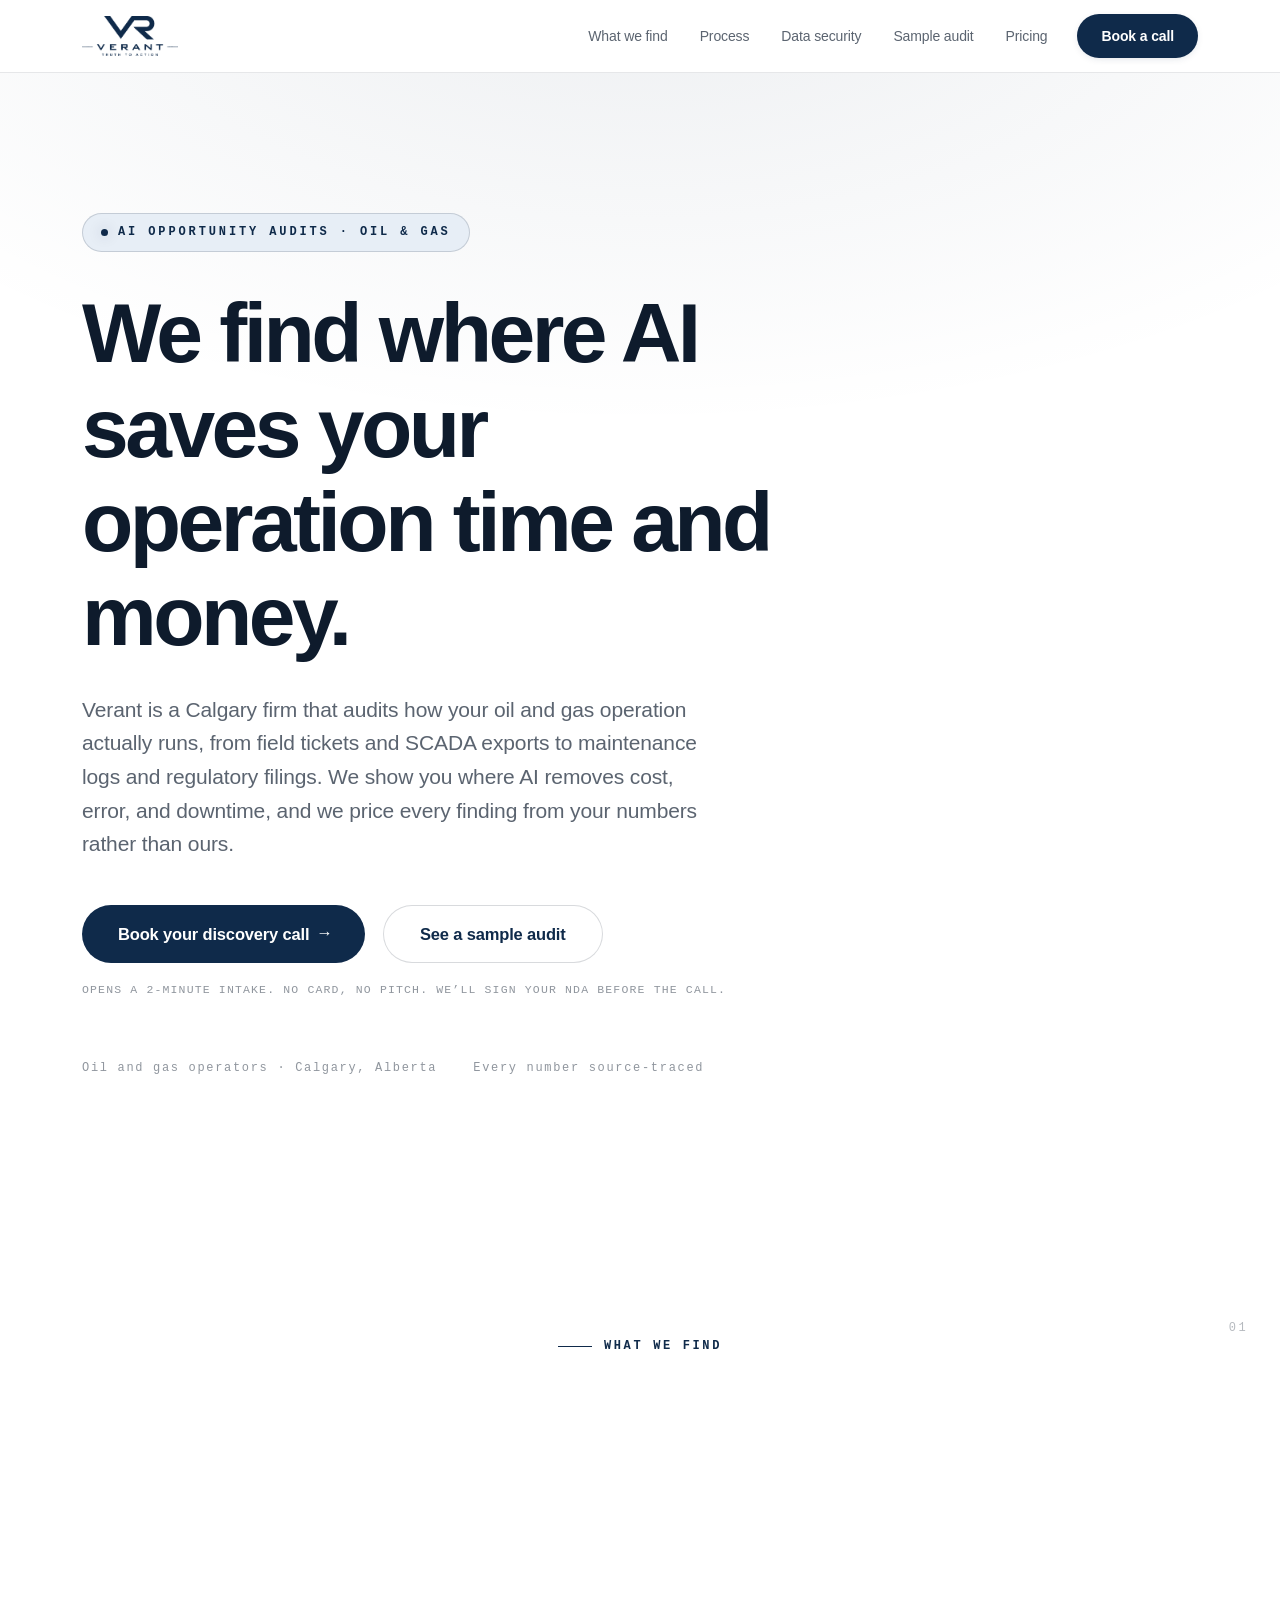
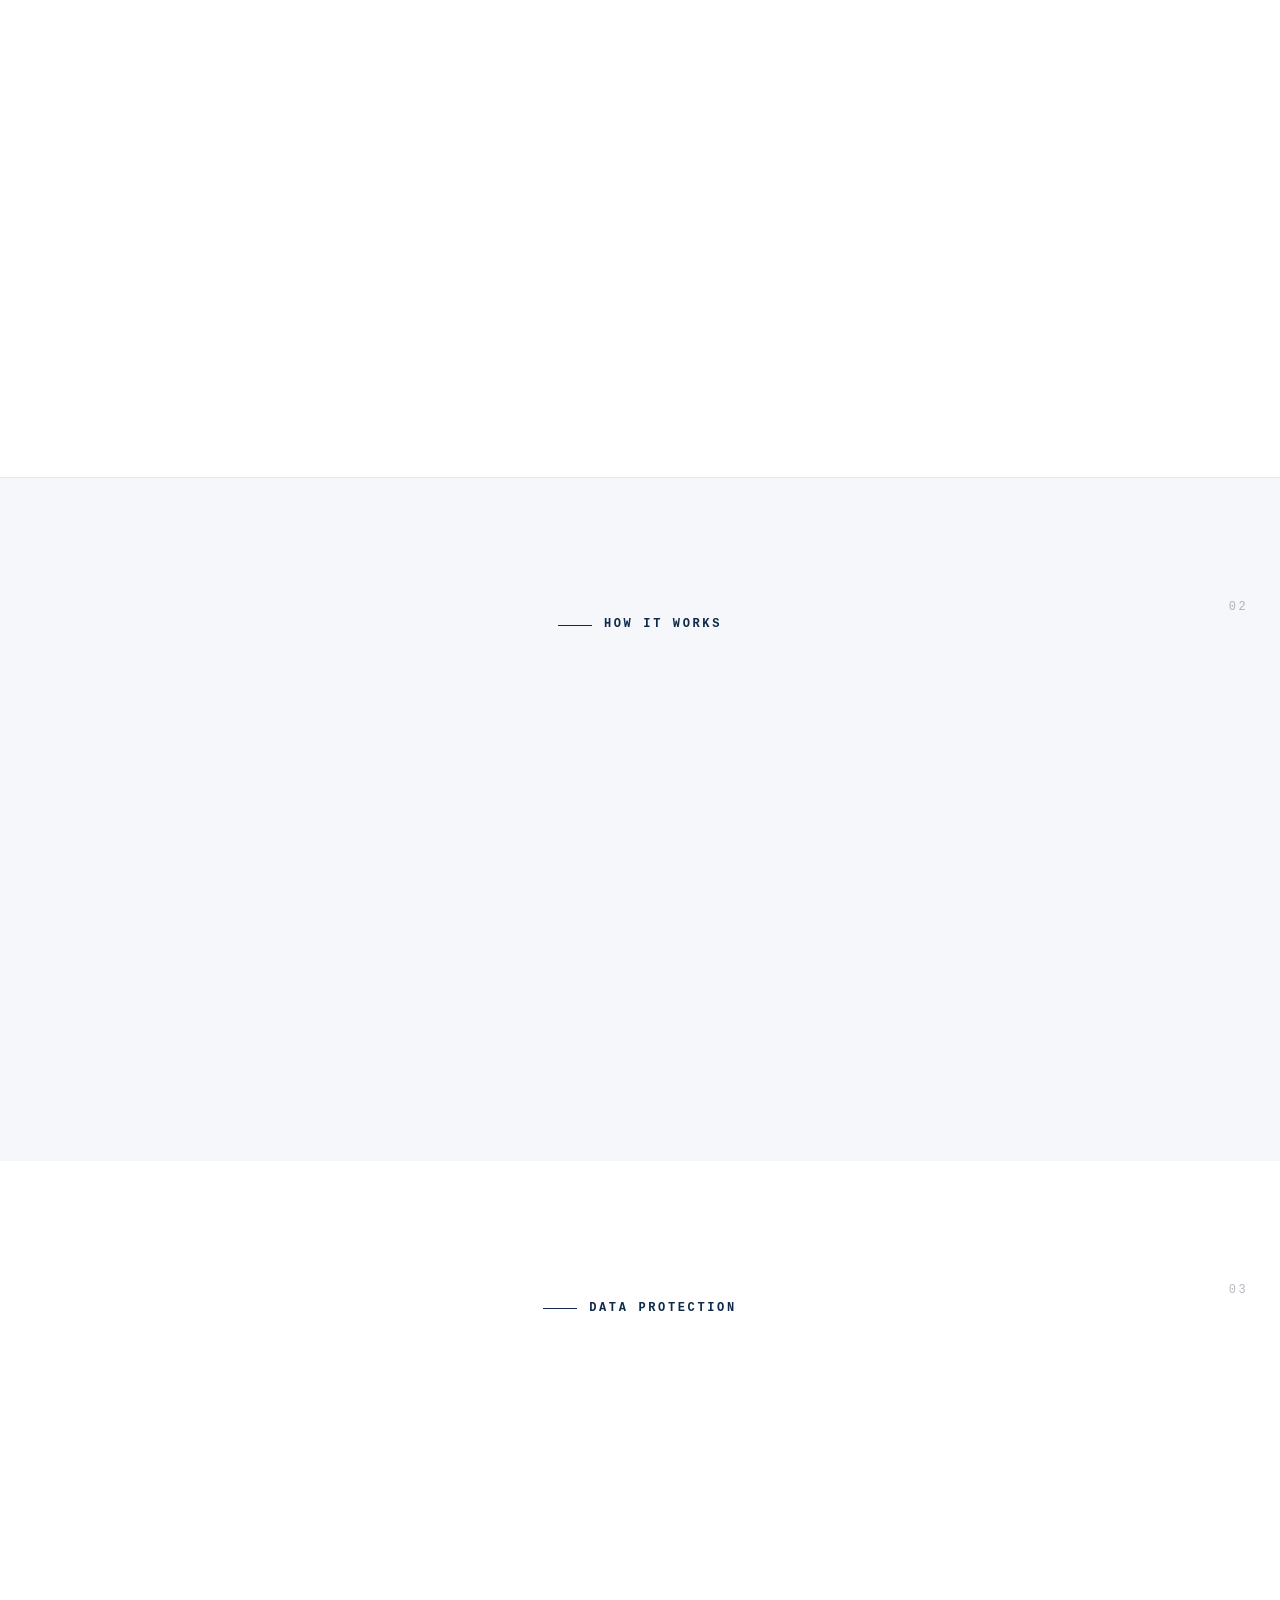
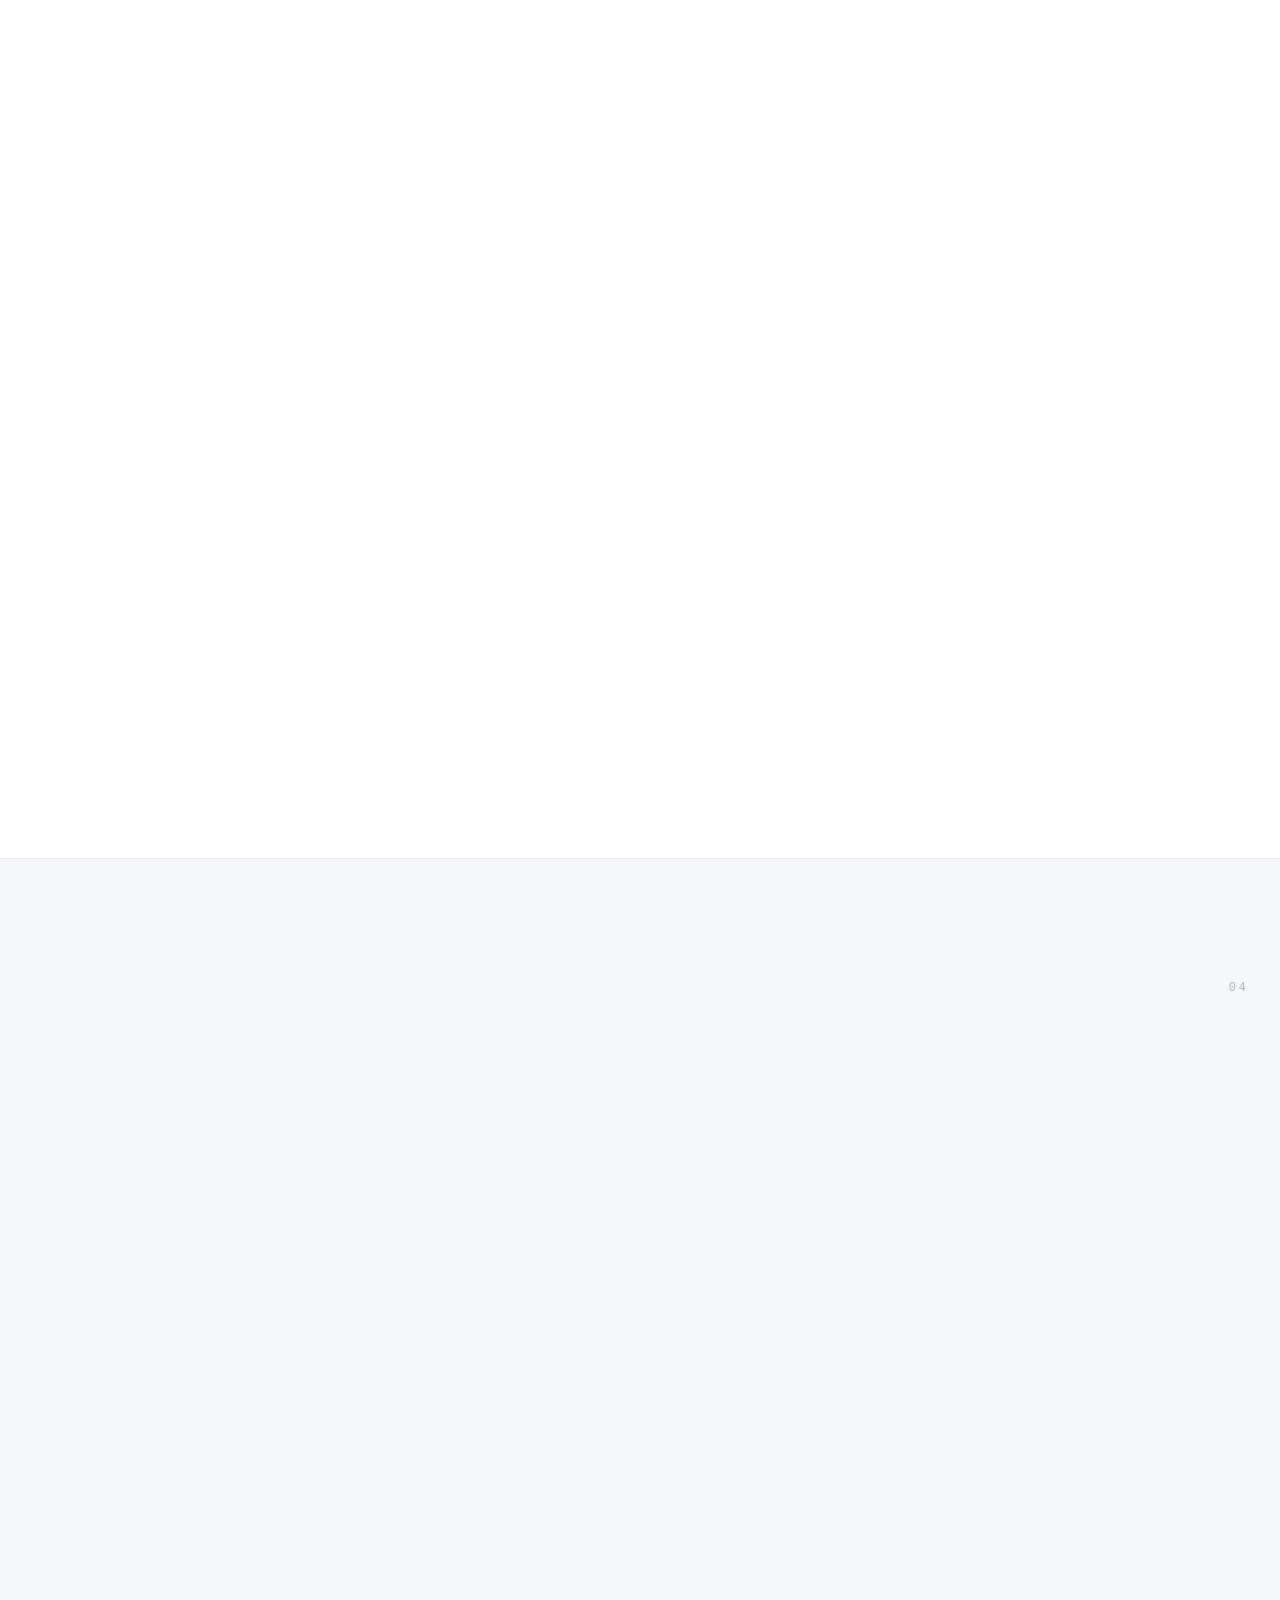
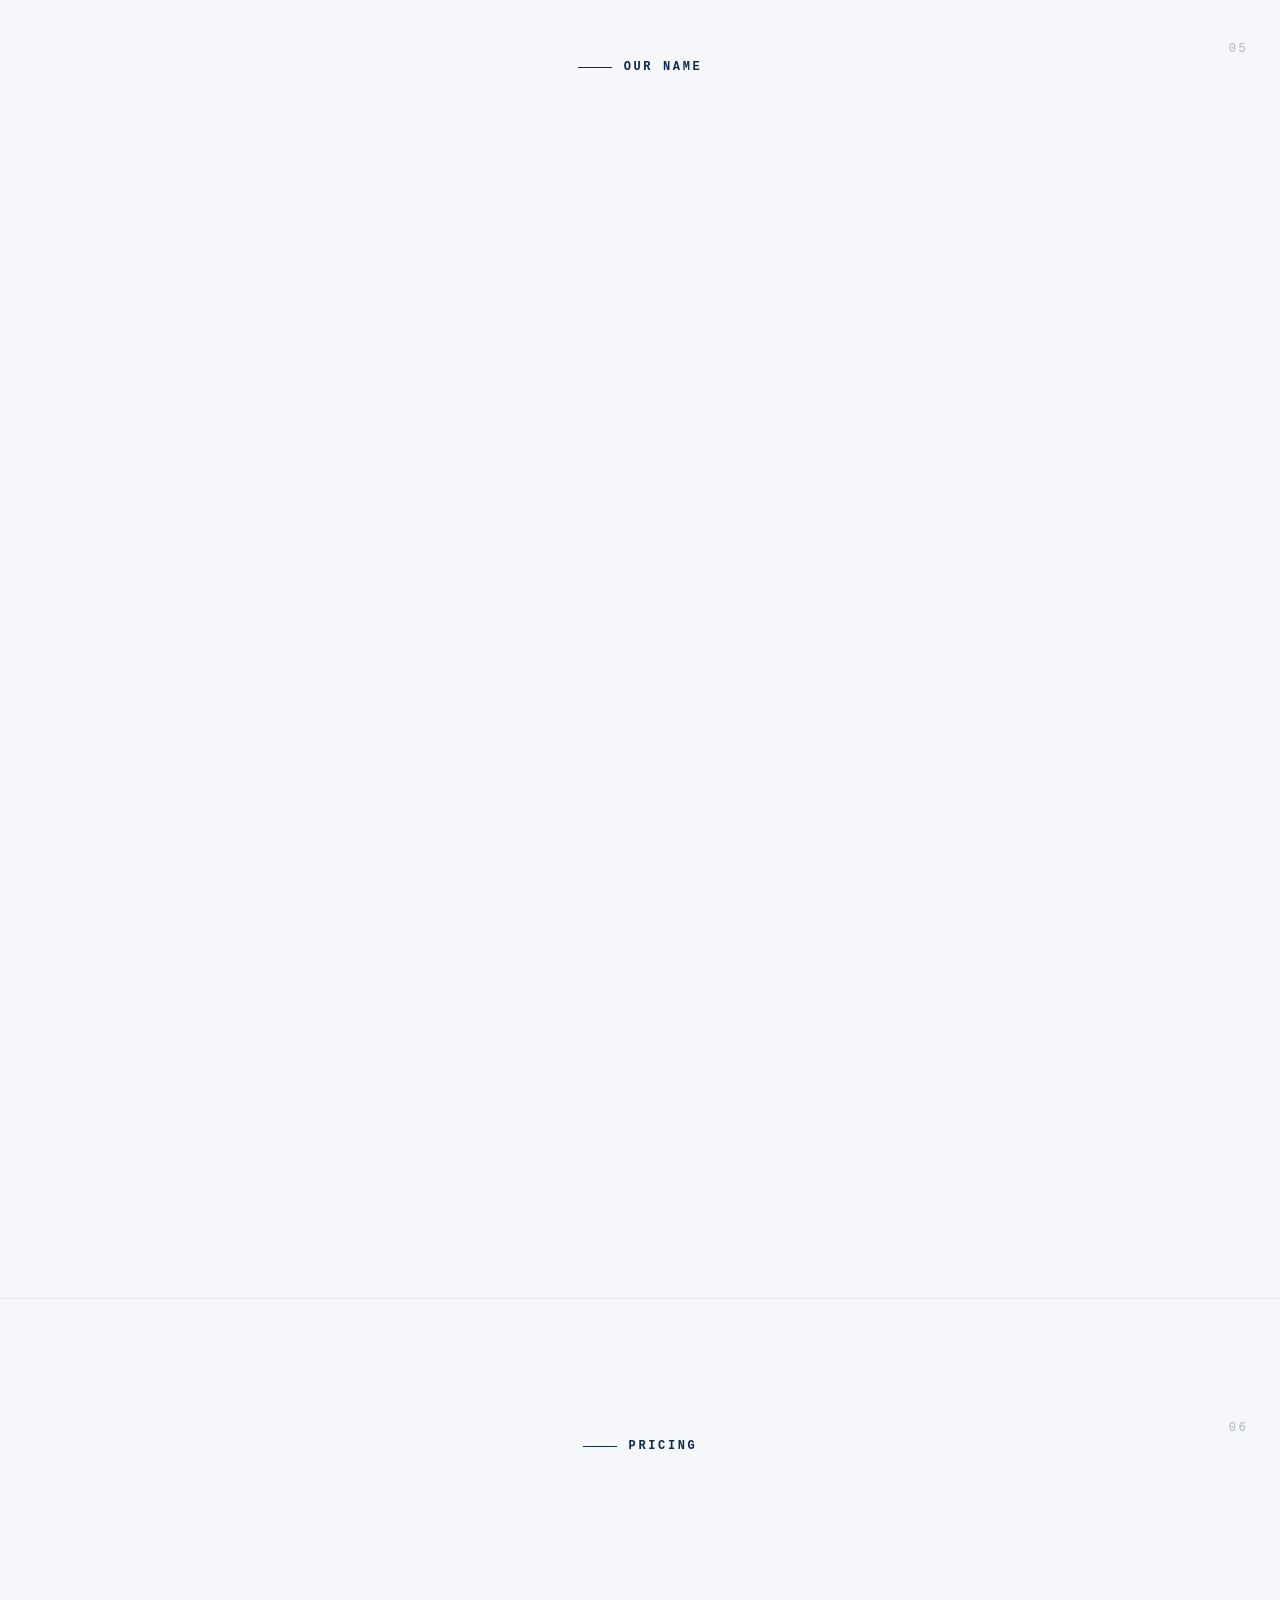
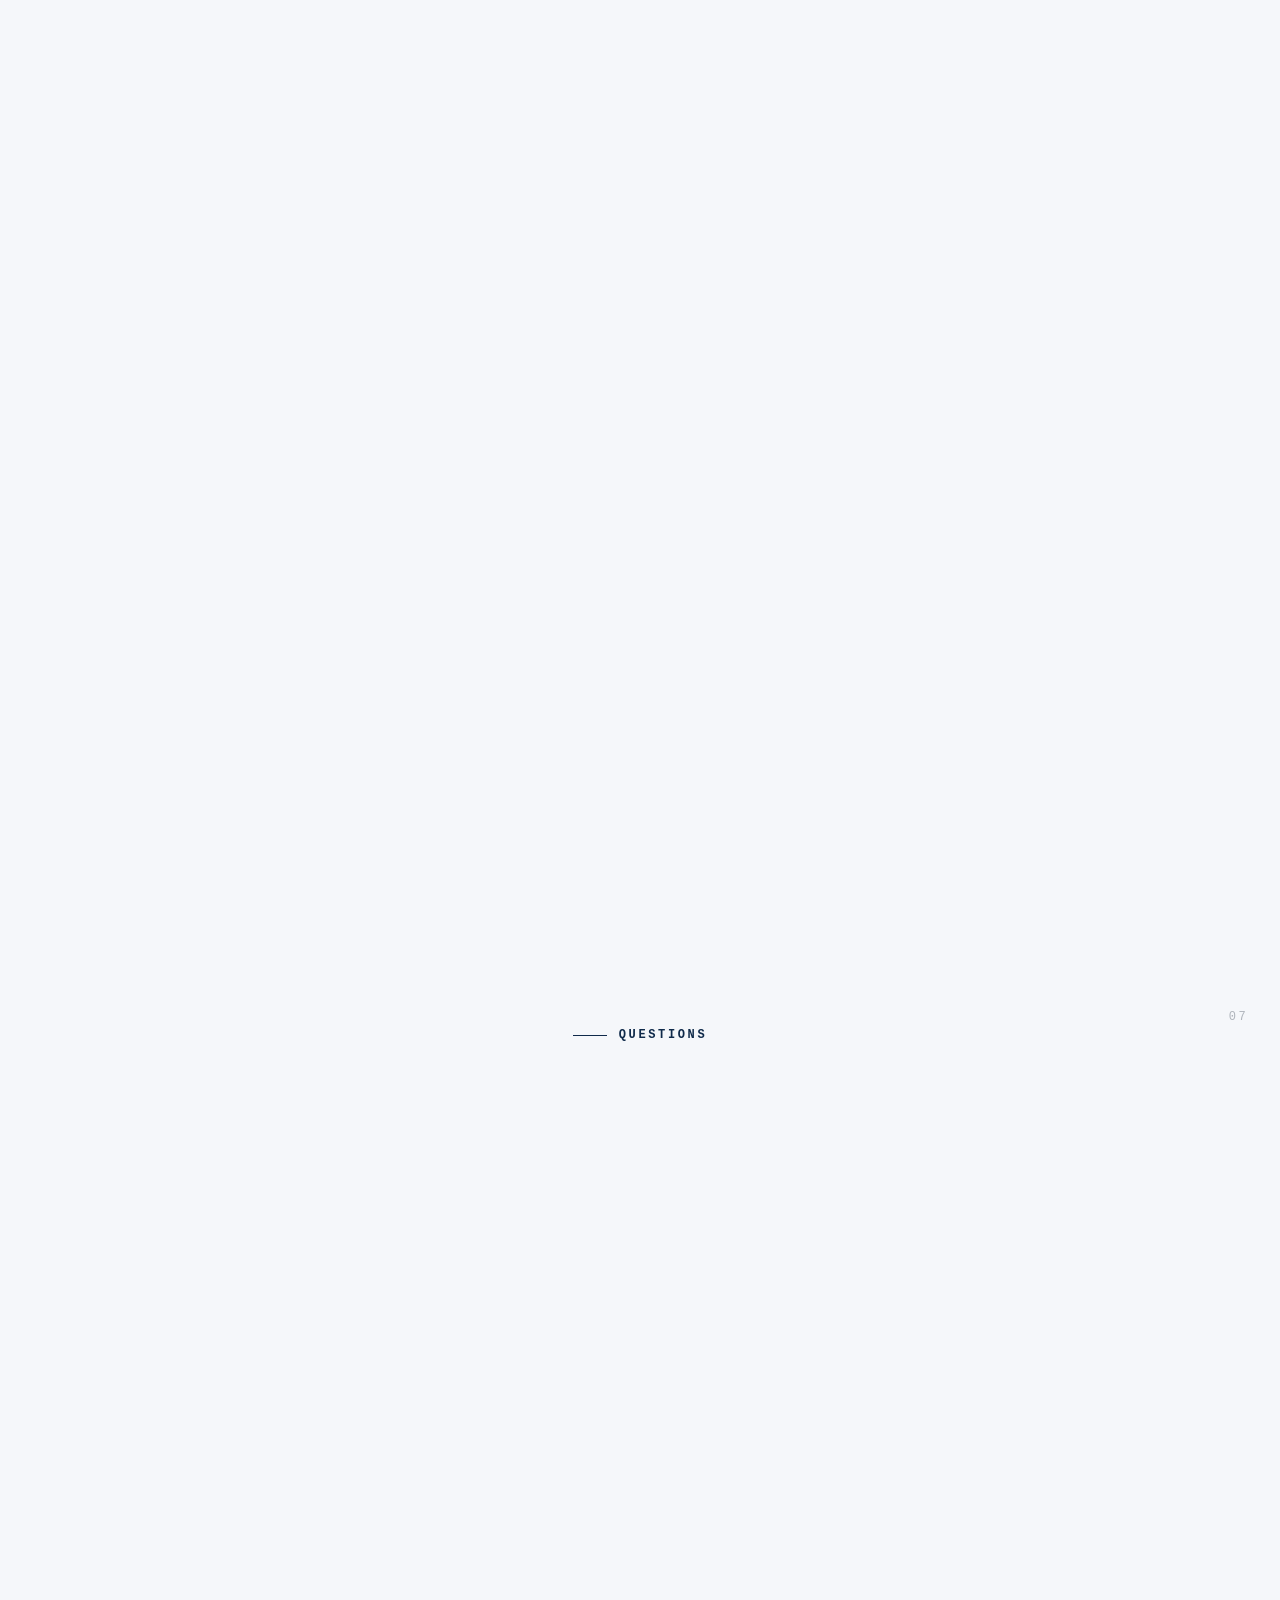
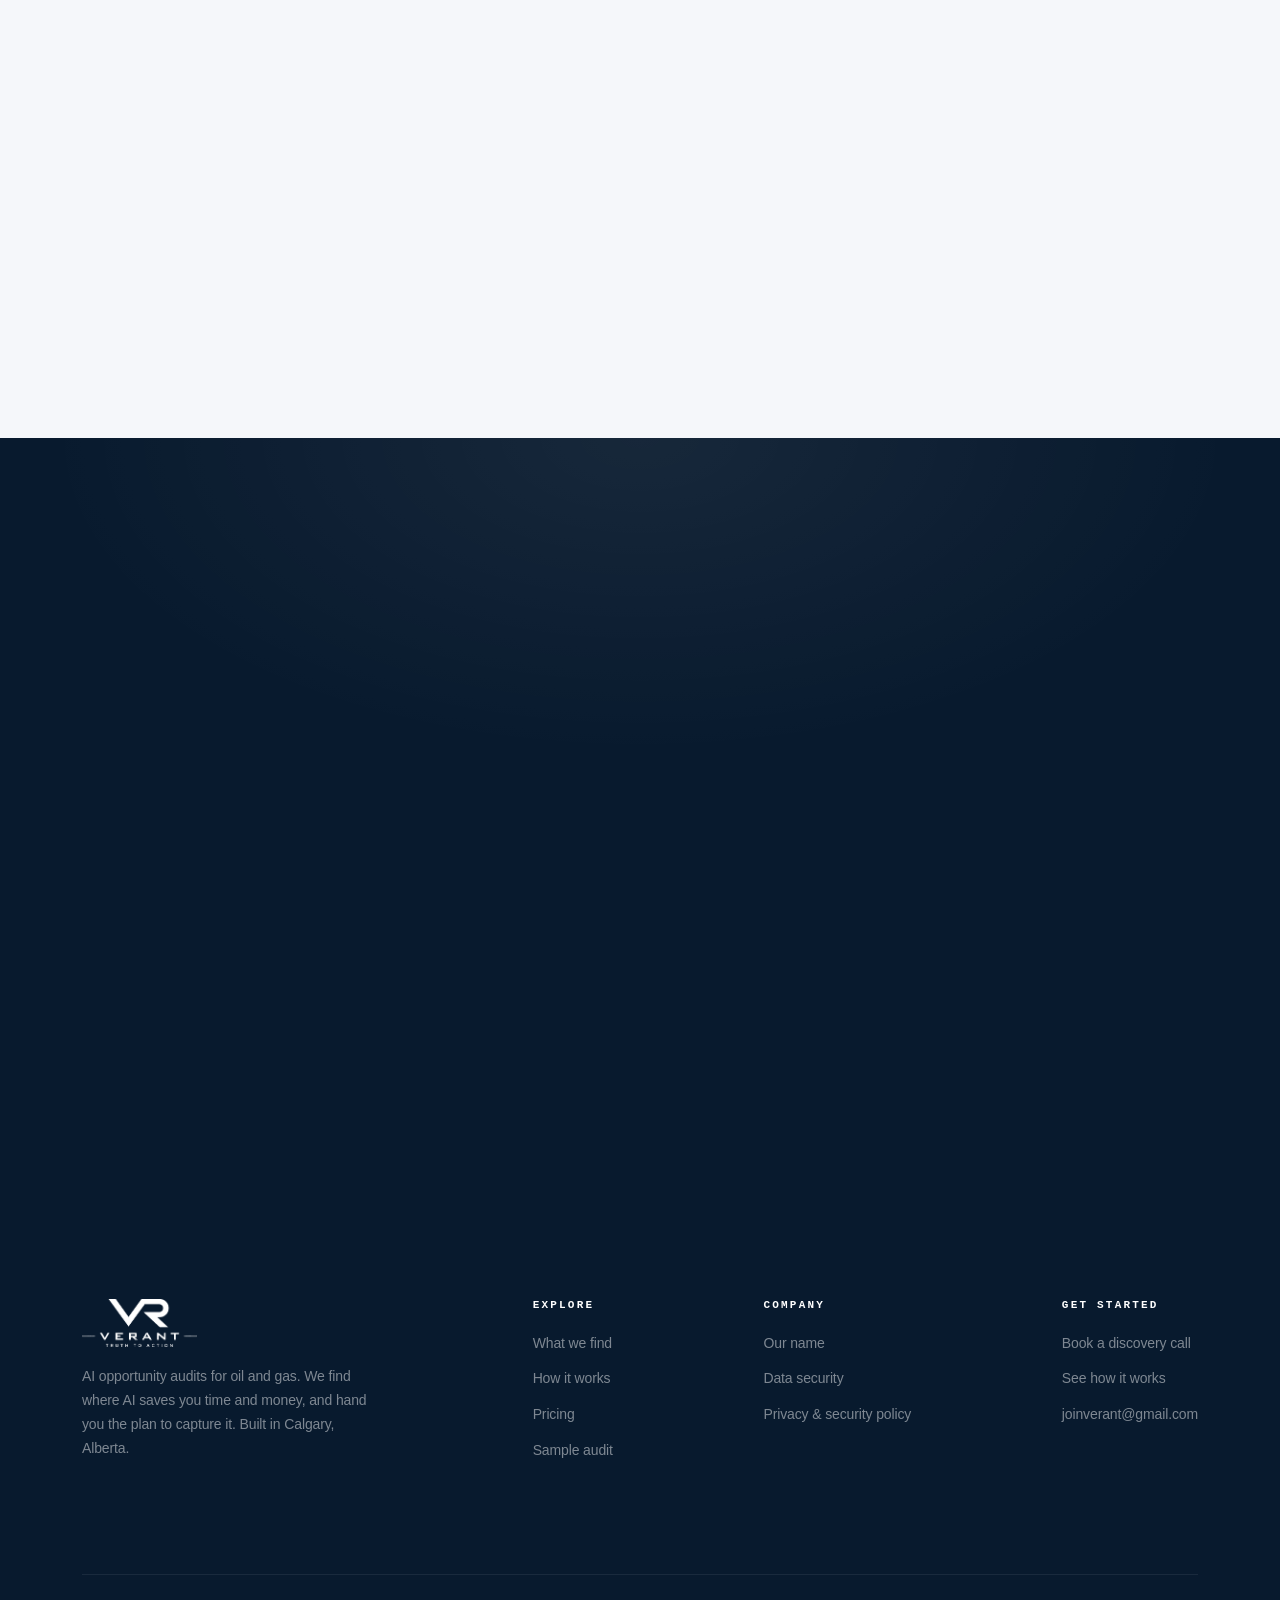
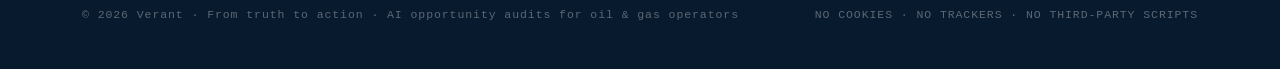
<file: index.html>
<!DOCTYPE html>
<html lang="en">
<head>
<meta charset="UTF-8">
<meta name="viewport" content="width=device-width, initial-scale=1.0">
<meta http-equiv="Content-Security-Policy" content="default-src 'none'; script-src 'self'; style-src 'self'; img-src 'self' data:; font-src 'self'; connect-src 'none'; object-src 'none'; base-uri 'none'; form-action 'none'; upgrade-insecure-requests">
<meta name="referrer" content="strict-origin-when-cross-origin">
<meta name="color-scheme" content="light">
<title>Verant &middot; AI Opportunity Audits for Oil &amp; Gas</title>
<meta name="description" content="Verant is a Calgary firm that audits how oil and gas operators run and shows where AI saves time and money. Every figure comes from your own numbers and is checked by a person. From truth to action.">
<link rel="icon" href="data:image/svg+xml,%3Csvg xmlns='http://www.w3.org/2000/svg' viewBox='0 0 64 64'%3E%3Crect width='64' height='64' rx='12' fill='%230E1621'/%3E%3Cpath d='M14 16 32 50 50 16' stroke='%234C7FB8' stroke-width='7' fill='none' stroke-linecap='round' stroke-linejoin='round'/%3E%3C/svg%3E">
<link rel="stylesheet" href="assets/main.css">
<link rel="stylesheet" href="assets/logo.css">
<script src="assets/main.js" defer></script>
</head>
<body>

<header>
  <div class="wrap nav">
    <a href="index.html" class="brand"><span class="brand-logo" role="img" aria-label="Verant"></span></a>
    <div class="nav-cluster">
      <input type="checkbox" id="nav-toggle" class="nav-toggle" hidden>
      <nav class="nav-links" id="nav-menu" aria-label="Primary">
        <a href="#findings">What we find</a>
        <a href="#process">Process</a>
        <a href="#security">Data security</a>
        <a href="sample-audit.html">Sample audit</a>
        <a href="#pricing">Pricing</a>
      </nav>
      <a href="https://tally.so/r/zxbQq8" target="_blank" rel="noopener noreferrer" class="nav-cta">Book a call</a>
      <label for="nav-toggle" class="nav-burger" aria-label="Open menu" title="Menu">
        <span></span><span></span><span></span>
      </label>
    </div>
  </div>
  <div class="progress" aria-hidden="true"></div>
</header>

<!-- ============ HERO ============ -->
<section class="hero">
  <div class="wrap">
    <span class="hero-eyebrow"><span class="dot"></span>AI Opportunity Audits &middot; Oil &amp; Gas</span>
    <h1>We find where AI saves your operation time and money.</h1>
    <p class="lede">Verant is a Calgary firm that audits how your oil and gas operation actually runs, from field tickets and SCADA exports to maintenance logs and regulatory filings. We show you where AI removes cost, error, and downtime, and we price every finding from your numbers rather than ours.</p>
    <div class="hero-cta">
      <a href="https://tally.so/r/zxbQq8" target="_blank" rel="noopener noreferrer" class="btn btn-primary btn-lg">Book your discovery call <span class="arrow">&rarr;</span></a>
      <a href="sample-audit.html" class="btn btn-ghost btn-lg">See a sample audit</a>
    </div>
    <p class="cta-note">Opens a 2-minute intake. No card, no pitch. We&rsquo;ll sign your NDA before the call.</p>
    <div class="hero-meta">
      <span>Oil and gas operators &middot; Calgary, Alberta</span>
      <span>Every number source-traced</span>
    </div>
  </div>
</section>

<!-- ============ 01 · WHAT WE FIND ============ -->
<section class="sect survey" id="findings">
  <span class="idx">01</span>
  <div class="wrap">
    <div class="center">
      <span class="kicker">What we find</span>
      <h2 class="h-xl rv">Where your operation loses time and money.</h2>
      <p class="lead mt-m rv">In oil and gas, the largest hidden cost is time. Technicians and engineers lose hours to re-keying data, chasing paperwork, and reacting to failures they could have predicted. We find those hours and put a price on them. The figures shown here and elsewhere on this site are placeholders, not real results. We are completing our first case studies now, and we will replace them with real, client-approved numbers as they are ready. Every panel below is illustrative: it shows what an audit maps, and your own numbers take the place of these.</p>
    </div>

    <div class="frow">
      <div class="fr-text rv-l">
        <span class="fr-tag">Field data &amp; reporting</span>
        <h3>Stop paying skilled staff to re-type data.</h3>
        <p>Measurements get logged on paper or in spreadsheets, then typed into your ERP, then again into another database. Every hop wastes skilled hours and introduces errors into the data your engineering decisions rely on. We map the flow and automate the hand-off.</p>
      </div>
      <div class="fr-visual rv-r">
        <div class="panel">
          <div class="pl-top"><span class="t">Field Data Pipeline</span><span class="chip">Illustrative &middot; High impact</span></div>
          <div class="prow"><div class="pr-l"><span>Manual re-keying of well data</span><span class="pv">5 hrs/wk</span></div><div class="pbar"><span data-w="78%"></span></div></div>
          <div class="prow"><div class="pr-l"><span>Transcription errors</span><span class="pv">near zero</span></div><div class="pbar"><span data-w="66%"></span></div></div>
          <div class="prow"><div class="pr-l"><span>Report build time</span><span class="pv">hours to minutes</span></div><div class="pbar"><span class="alt" data-w="54%"></span></div></div>
          <div class="pfoot">Clean data reaches your analysis every time, with no re-typing in between.</div>
        </div>
      </div>
    </div>

    <div class="frow flip">
      <div class="fr-text rv-r">
        <span class="fr-tag">Maintenance &amp; uptime</span>
        <h3>See equipment failures before they cost you a shutdown.</h3>
        <p>Your pumps, compressors, and other rotating equipment already generate run data. AI turns that stream into early warnings, so maintenance happens on schedule instead of at 2am. We identify which assets justify it and what the downtime is worth.</p>
      </div>
      <div class="fr-visual rv-l">
        <div class="panel">
          <div class="pl-top"><span class="t">Predictive Maintenance</span><span class="chip">Illustrative &middot; High impact</span></div>
          <div class="prow"><div class="pr-l"><span>Unplanned downtime events</span><span class="pv">reduced</span></div><div class="pbar"><span data-w="72%"></span></div></div>
          <div class="prow"><div class="pr-l"><span>Early-warning lead time</span><span class="pv">days, not hours</span></div><div class="pbar"><span data-w="60%"></span></div></div>
          <div class="prow"><div class="pr-l"><span>Emergency callouts</span><span class="pv">fewer</span></div><div class="pbar"><span class="alt" data-w="48%"></span></div></div>
          <div class="pfoot">Maintenance runs on your schedule instead of the equipment&rsquo;s.</div>
        </div>
      </div>
    </div>

    <div class="frow">
      <div class="fr-text rv-l">
        <span class="fr-tag">Compliance &amp; back office</span>
        <h3>Turn compliance paperwork into a background task.</h3>
        <p>Safety logs, regulatory filings, and daily reports pull people off real work. AI drafts, checks, and routes them from the data you already capture, so your team reviews instead of writes.</p>
      </div>
      <div class="fr-visual rv-r">
        <div class="panel">
          <div class="pl-top"><span class="t">Documentation Load</span><span class="chip chip-alt">Illustrative &middot; Medium impact</span></div>
          <div class="prow"><div class="pr-l"><span>Hours on report writing</span><span class="pv">reclaimed</span></div><div class="pbar"><span data-w="64%"></span></div></div>
          <div class="prow"><div class="pr-l"><span>Filing turnaround</span><span class="pv">faster</span></div><div class="pbar"><span data-w="58%"></span></div></div>
          <div class="prow"><div class="pr-l"><span>Manual data lookups</span><span class="pv">automated</span></div><div class="pbar"><span class="alt" data-w="46%"></span></div></div>
          <div class="pfoot">Your people review the output. The system produces the first draft.</div>
        </div>
      </div>
    </div>
  </div>
</section>

<!-- ============ STAT BAND ============ -->
<section class="sect">
  <div class="wrap">
    <div class="statband stagger">
      <div class="stat"><div class="num"><span data-count="10">0</span>+<span class="u">hrs/wk</span></div><div class="lbl">The kind of manual-hour total we look to find, price, and map in a first audit.</div></div>
      <div class="stat"><div class="num">$<span data-count="0">0</span></div><div class="lbl">Invented numbers. Every figure is built from your own operation, conservative first.</div></div>
      <div class="stat"><div class="num"><span data-count="1">0</span><span class="u">report</span></div><div class="lbl">One clear document: the findings, the math, and what to do first. Not a 40-page deck.</div></div>
    </div>
  </div>
</section>

<div class="ruler" aria-hidden="true"></div>

<!-- ============ 02 · PROCESS ============ -->
<section class="sect sect-paper survey" id="process">
  <span class="idx">02</span>
  <div class="wrap">
    <div class="center" >
      <span class="kicker">How it works</span>
      <h2 class="h-lg rv">How the audit works.</h2>
    </div>
    <div class="steps stagger mt-l">
      <div class="step"><div class="sn">STEP 01</div><h4>Book a discovery call</h4><p>A short intake form, then a 30 to 45 minute call where we learn how your operation actually runs and where the time goes.</p></div>
      <div class="step"><div class="sn">STEP 02</div><h4>We build your audit</h4><p>We map every manual task to an AI opportunity, attach conservative dollar and hour figures, and rank them by impact. You get one clear document.</p></div>
      <div class="step"><div class="sn">STEP 03</div><h4>We walk you through it</h4><p>We review the findings together. You run them yourself or we build them for you. There is no obligation either way.</p></div>
    </div>
  </div>
</section>

<!-- ============ 03 · DATA SECURITY ============ -->
<section class="sect survey" id="security">
  <span class="idx">03</span>
  <div class="wrap">
    <div class="center">
      <span class="kicker">Data protection</span>
      <h2 class="h-xl rv">How we protect your data.</h2>
      <p class="lead mt-m rv">Production volumes, maintenance histories, and cost structures are competitively sensitive. We treat protecting them as a design constraint on everything we run, including this website.</p>
    </div>

    <div class="shield-grid stagger">
      <div class="shield">
        <div class="ico"><svg viewBox="0 0 24 24"><path d="M12 3l7 3v5c0 4.5-3 8.5-7 10-4-1.5-7-5.5-7-10V6l7-3z"/><path d="M9 12l2 2 4-4"/></svg></div>
        <h4>Least-data intake</h4>
        <p>We tell you up front what not to send. The audit needs task descriptions and hour counts, not well coordinates, not reserves data, not anything regulated.</p>
      </div>
      <div class="shield">
        <div class="ico"><svg viewBox="0 0 24 24"><rect x="4" y="10" width="16" height="10" rx="2"/><path d="M8 10V7a4 4 0 018 0v3"/></svg></div>
        <h4>No training on your data</h4>
        <p>We use AI providers under business terms that exclude your data from model training. Your operation&rsquo;s numbers do not become anyone else&rsquo;s baseline.</p>
      </div>
      <div class="shield">
        <div class="ico"><svg viewBox="0 0 24 24"><path d="M2 12s3.5-6 10-6 10 6 10 6-3.5 6-10 6-10-6-10-6z"/><circle cx="12" cy="12" r="3"/></svg></div>
        <h4>Human eyes on every number</h4>
        <p>No figure reaches your report without a person tracing it back to its source. AI drafts, but a person has the final word on your money.</p>
      </div>
      <div class="shield">
        <div class="ico"><svg viewBox="0 0 24 24"><path d="M12 2v20M2 12h20" opacity="0"/><path d="M17 8l4 4-4 4M7 8l-4 4 4 4"/><path d="M14 5l-4 14"/></svg></div>
        <h4>Encrypted in transit</h4>
        <p>Calls, files, and intake responses move over encrypted channels end to end. Nothing about your operation travels in the clear.</p>
      </div>
      <div class="shield">
        <div class="ico"><svg viewBox="0 0 24 24"><circle cx="12" cy="12" r="9"/><path d="M5.5 5.5l13 13"/></svg></div>
        <h4>A site that carries nothing</h4>
        <p>This website sets zero cookies, runs zero trackers, and loads zero third-party scripts. It runs under a strict Content-Security-Policy. There is nothing here to steal because we never collect it.</p>
      </div>
      <div class="shield">
        <div class="ico"><svg viewBox="0 0 24 24"><path d="M12 3v10"/><path d="M8 9l4 4 4-4"/><path d="M4 17h16v4H4z"/></svg></div>
        <h4>You stay in control</h4>
        <p>Your materials are used for your audit and nothing else. Ask us to delete them when the engagement ends, and they&rsquo;re gone.</p>
      </div>
    </div>

    <div class="shield-foot rv">
      <span class="k">This site:</span> 0 cookies &middot; 0 trackers &middot; 0 third-party scripts &middot; strict CSP &middot; mutual NDA available, or we&rsquo;ll sign yours
      <a href="privacy.html">Read the full privacy &amp; security policy &rarr;</a>
    </div>
  </div>
</section>

<div class="ruler" aria-hidden="true"></div>

<!-- ============ 04 · WHY VERANT ============ -->
<section class="sect sect-paper survey" id="proof">
  <span class="idx">04</span>
  <div class="wrap">
    <div class="frow">
      <div class="fr-text rv-l">
        <span class="kicker">Why Verant</span>
        <h3>Numbers your own engineers can check.</h3>
        <p>We separate hard dollars, the cash you stop spending, from reclaimed capacity, the salaried hours we free up. The headline counts hard dollars only. Every figure is a conservative-to-optimistic range, and every number is traced to where it came from, so you know exactly how we got there.</p>
        <a href="sample-audit.html" class="btn btn-dark mt-l">See a sample audit <span class="arrow">&rarr;</span></a>
      </div>
      <div class="fr-visual rv-r">
        <div class="panel">
          <div class="pl-top"><span class="t">AI Opportunity Assessment</span><span class="chip">Illustrative sample</span></div>
          <div class="prow"><div class="pr-l"><span>Field data to ERP automation</span><span class="pv">High impact</span></div><div class="pbar"><span data-w="78%"></span></div></div>
          <div class="prow"><div class="pr-l"><span>Predictive maintenance</span><span class="pv">High impact</span></div><div class="pbar"><span data-w="68%"></span></div></div>
          <div class="prow"><div class="pr-l"><span>Compliance reporting</span><span class="pv">Medium</span></div><div class="pbar"><span class="alt" data-w="50%"></span></div></div>
          <div class="pfoot">Conservative hard dollars: $5,900 to $9,400 per year, plus about 6 hours a week of reclaimed capacity. Shown conservative to optimistic. These are placeholder figures for illustration, not a delivered result.</div>
        </div>
      </div>
    </div>
  </div>
</section>

<!-- ============ 05 · OUR NAME ============ -->
<section class="sect name-sect survey" id="name">
  <span class="idx">05</span>
  <div class="wrap">
    <div class="center">
      <span class="kicker">Our name</span>
      <h2 class="h-xl rv">Truth, put to work.</h2>
      <p class="lead mt-m rv">We built the name before we built the business, because we wanted the standard on the door.</p>
    </div>

    <div class="etym">
      <div class="etym-cell rv-l">
        <div class="etym-word">VER</div>
        <div class="etym-root">from the Latin &ldquo;verus,&rdquo; meaning true</div>
        <p>The root of verify and veritas. It is the standard every number in our audits has to meet: traced to its source, checked by a person, conservative before optimistic.</p>
      </div>
      <div class="etym-plus rv-s">+</div>
      <div class="etym-cell rv-r">
        <div class="etym-word">ANT</div>
        <div class="etym-root">from &ldquo;grant,&rdquo; to put into effect</div>
        <p>To grant is to make something real: to commit, to deliver, to put into effect. A true number that never becomes a decision is just trivia.</p>
      </div>
    </div>

    <div class="founders rv">
      <p>When the two of us started Verant, we kept running into the same two failures in AI consulting: numbers nobody could defend, and reports nobody acted on. We built the fix into the name. Tell the operator the truth about where their hours and dollars are going, even when the truth is that AI will not help them here, then make that truth executable: ranked, priced, and ready to build. Every audit is held against both tests. If either one fails, it does not ship.</p>
      <div class="sig">The founders, Verant</div>
    </div>

    <div class="tagline-big rv"><span class="tw">VERUS</span><span class="sep">&rarr;</span><span class="tw">GRANT</span><span class="sep">&#9656;</span>FROM TRUTH TO ACTION</div>
  </div>
</section>

<div class="ruler" aria-hidden="true"></div>

<!-- ============ 06 · PRICING ============ -->
<section class="sect sect-paper survey" id="pricing">
  <span class="idx">06</span>
  <div class="wrap">
    <div class="center">
      <span class="kicker">Pricing</span>
      <h2 class="h-lg rv">The audit is free. You pay only if you want us to build it.</h2>
      <p class="lead mt-m rv">While we build our Calgary track record, the audit is free for founding clients, with both founders on every engagement. Implementation is the paid part. We quote it up front, and only when the savings justify it.</p>
    </div>
    <div class="price-grid stagger mt-l">
      <div class="tier">
        <div class="tname">Step one</div>
        <div class="tprice">Free</div>
        <div class="tdesc">A discovery call to understand your operation and whether there&rsquo;s real opportunity worth auditing.</div>
        <ul>
          <li><span class="tick">&#10003;</span> 30 to 45 minute call</li>
          <li><span class="tick">&#10003;</span> Operational walkthrough</li>
          <li><span class="tick">&#10003;</span> Honest fit assessment</li>
        </ul>
        <a href="https://tally.so/r/zxbQq8" target="_blank" rel="noopener noreferrer" class="btn btn-dark">Book a call</a>
      </div>
      <div class="tier featured">
        <span class="badge">Founding clients</span>
        <div class="tname">Step two</div>
        <div class="tprice">Free</div>
        <div class="tdesc">Your AI opportunity audit, with every manual task mapped, priced, and ranked. It is free for founding clients, with no catch. When audits become paid work later, founding clients will already have theirs.</div>
        <ul>
          <li><span class="tick">&#10003;</span> Full opportunity matrix</li>
          <li><span class="tick">&#10003;</span> Hard-dollar and hour figures</li>
          <li><span class="tick">&#10003;</span> 90-day implementation roadmap</li>
          <li><span class="tick">&#10003;</span> Walkthrough call included</li>
        </ul>
        <a href="https://tally.so/r/zxbQq8" target="_blank" rel="noopener noreferrer" class="btn btn-primary">Get your audit</a>
      </div>
      <div class="tier">
        <div class="tname">Step three</div>
        <div class="tprice">Optional</div>
        <div class="tdesc">We build what the audit recommends and hand it over running. Builds are quoted up front from the roadmap, between $3k and $15k depending on scope, and only when the numbers justify it.</div>
        <ul>
          <li><span class="tick">&#10003;</span> Done-for-you builds</li>
          <li><span class="tick">&#10003;</span> Integrated with your systems</li>
          <li><span class="tick">&#10003;</span> Ongoing support available</li>
        </ul>
        <a href="https://tally.so/r/zxbQq8" target="_blank" rel="noopener noreferrer" class="btn btn-dark">Discuss a build</a>
      </div>
    </div>
  </div>
</section>

<!-- ============ 07 · FAQ ============ -->
<section class="sect sect-paper survey" id="faq">
  <span class="idx">07</span>
  <div class="wrap">
    <div class="center">
      <span class="kicker">Questions</span>
      <h2 class="h-lg rv">What operators ask before starting.</h2>
    </div>
    <div class="faq rv mt-l">
      <details open>
        <summary>How is this different from a generic AI consultant?</summary>
        <div class="ans">We map your actual manual tasks to specific AI tools, attach conservative dollar and hour figures to each, and rank them by impact, so you leave with a prioritized plan you could act on tomorrow. We work only in oil and gas, not &ldquo;every industry.&rdquo;</div>
      </details>
      <details>
        <summary>How much does the audit cost?</summary>
        <div class="ans">Right now, nothing. The audit is free for founding clients. We are a new firm, and we would rather prove the quality of the work than charge for it before we have a track record. The paid part is implementation: if you want us to build what the audit recommends, we quote that up front before you commit to anything. If we do not think an audit is worth it for your operation, we will say so on the call.</div>
      </details>
      <details>
        <summary>Have you actually done this before?</summary>
        <div class="ans">We are a new firm, and we will not pretend otherwise. The <a href="sample-audit.html">sample audit</a> is a worked example, clearly labeled, not a disguised client. The figures in it are placeholders until we publish our first case studies. In exchange, founding clients get a free audit while we build our track record, both founders personally on the engagement, and a deliverable built so your own engineers can check every number against its source. That is why the first question we answer on the call is whether we can actually help you, not how to close you.</div>
      </details>
      <details>
        <summary>Do we have to buy implementation?</summary>
        <div class="ans">No. The audit is the product. You are free to take the report and run the changes with your own team. Implementation is there if you would rather we build it, and only when the savings justify it.</div>
      </details>
      <details>
        <summary>Is our operational data safe?</summary>
        <div class="ans">Yes, and we can show you how rather than just tell you. We will sign your NDA before the discovery call if you want one. We ask you up front to keep sensitive or regulated data out of intake, we use AI providers whose business terms exclude your data from model training, and a person reviews every AI output before it reaches you. This website itself collects nothing: no cookies, no trackers, no third-party scripts. The full approach is written down in our <a href="privacy.html">privacy &amp; security policy</a>.</div>
      </details>
      <details>
        <summary>Will this disrupt the field?</summary>
        <div class="ans">No. The discovery call and audit require nothing from your crews beyond a conversation. Any build we do is designed to fit your existing systems and roll out without pulling people off the job.</div>
      </details>
      <details>
        <summary>What does the audit actually look like?</summary>
        <div class="ans">One document: an executive summary with the conservative headline number, an opportunity matrix mapping each manual task to a specific AI fix with per-tool cost, and a phased 90-day roadmap. <a href="sample-audit.html">See the worked example here</a>.</div>
      </details>
    </div>
  </div>
</section>

<!-- ============ CLOSING ============ -->
<section class="closing survey">
  <div class="wrap">
    <h2 class="rv">Find what your operation is losing.</h2>
    <p class="rv">A free discovery call is the first step. Built from your numbers, not a generic playbook.</p>
    <div class="rv closing-ctas">
      <a href="https://tally.so/r/zxbQq8" target="_blank" rel="noopener noreferrer" class="btn btn-primary btn-lg">Book your discovery call <span class="arrow">&rarr;</span></a>
      <a href="sample-audit.html" class="btn btn-ghost btn-lg">Not ready? See a sample audit</a>
    </div>
    <p class="cta-note rv">2-minute intake &middot; No card &middot; No obligation &middot; If there&rsquo;s nothing here for you, we&rsquo;ll say so</p>
    <p class="fine rv">AI opportunity audits for oil &amp; gas. From truth to action.</p>
  </div>
</section>

<!-- ============ FOOTER ============ -->
<footer>
  <div class="wrap fwrap">
    <div class="fbrand">
      <span class="brand-logo brand-logo-lg" role="img" aria-label="Verant"></span>
      <p>AI opportunity audits for oil and gas. We find where AI saves you time and money, and hand you the plan to capture it. Built in Calgary, Alberta.</p>
    </div>
    <div class="fcol">
      <h4>Explore</h4>
      <a href="#findings">What we find</a>
      <a href="#process">How it works</a>
      <a href="#pricing">Pricing</a>
      <a href="sample-audit.html">Sample audit</a>
    </div>
    <div class="fcol">
      <h4>Company</h4>
      <a href="#name">Our name</a>
      <a href="#security">Data security</a>
      <a href="privacy.html">Privacy &amp; security policy</a>
    </div>
    <div class="fcol">
      <h4>Get started</h4>
      <a href="https://tally.so/r/zxbQq8" target="_blank" rel="noopener noreferrer">Book a discovery call</a>
      <a href="#process">See how it works</a>
      <a href="mailto:joinverant@gmail.com">joinverant@gmail.com</a>
    </div>
    <div class="copy">
      <span>&copy; 2026 Verant &middot; From truth to action &middot; AI opportunity audits for oil &amp; gas operators</span>
      <span>NO COOKIES &middot; NO TRACKERS &middot; NO THIRD-PARTY SCRIPTS</span>
    </div>
  </div>
</footer>

</body>
</html>
</file>
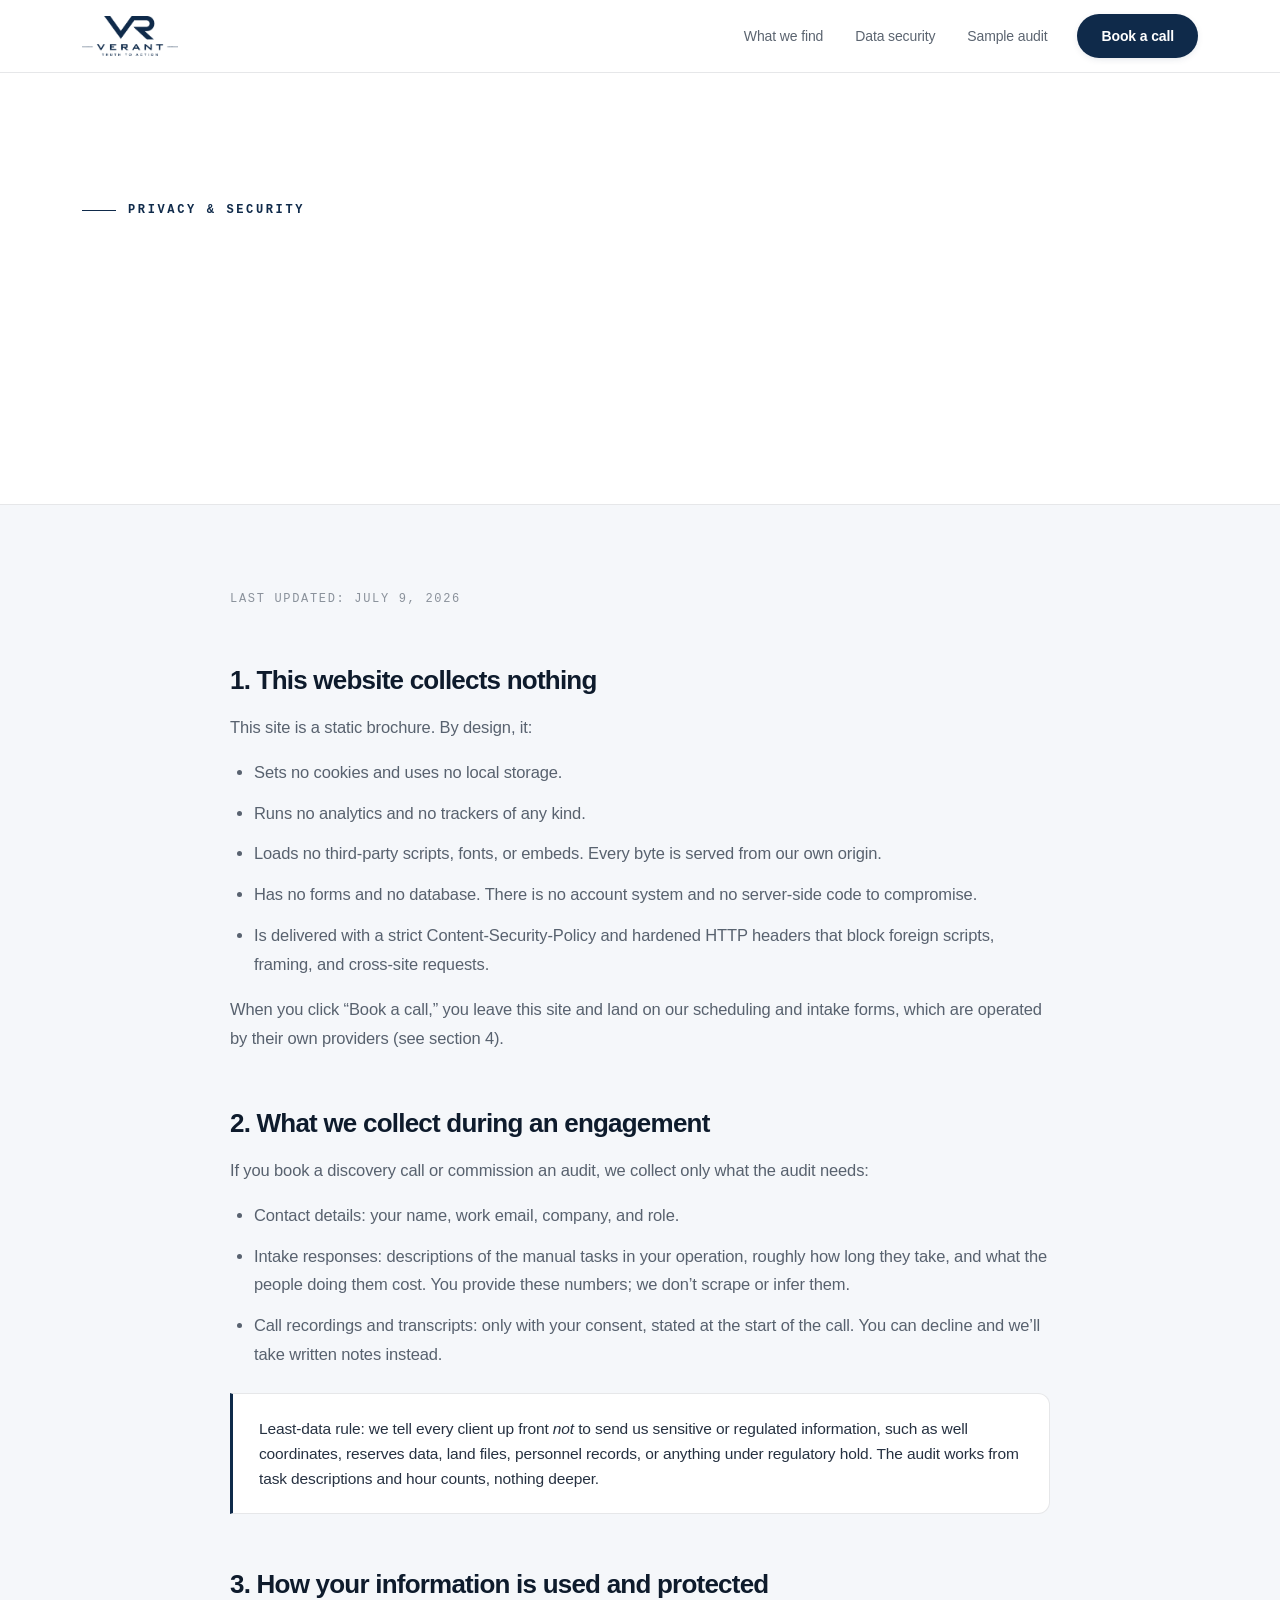
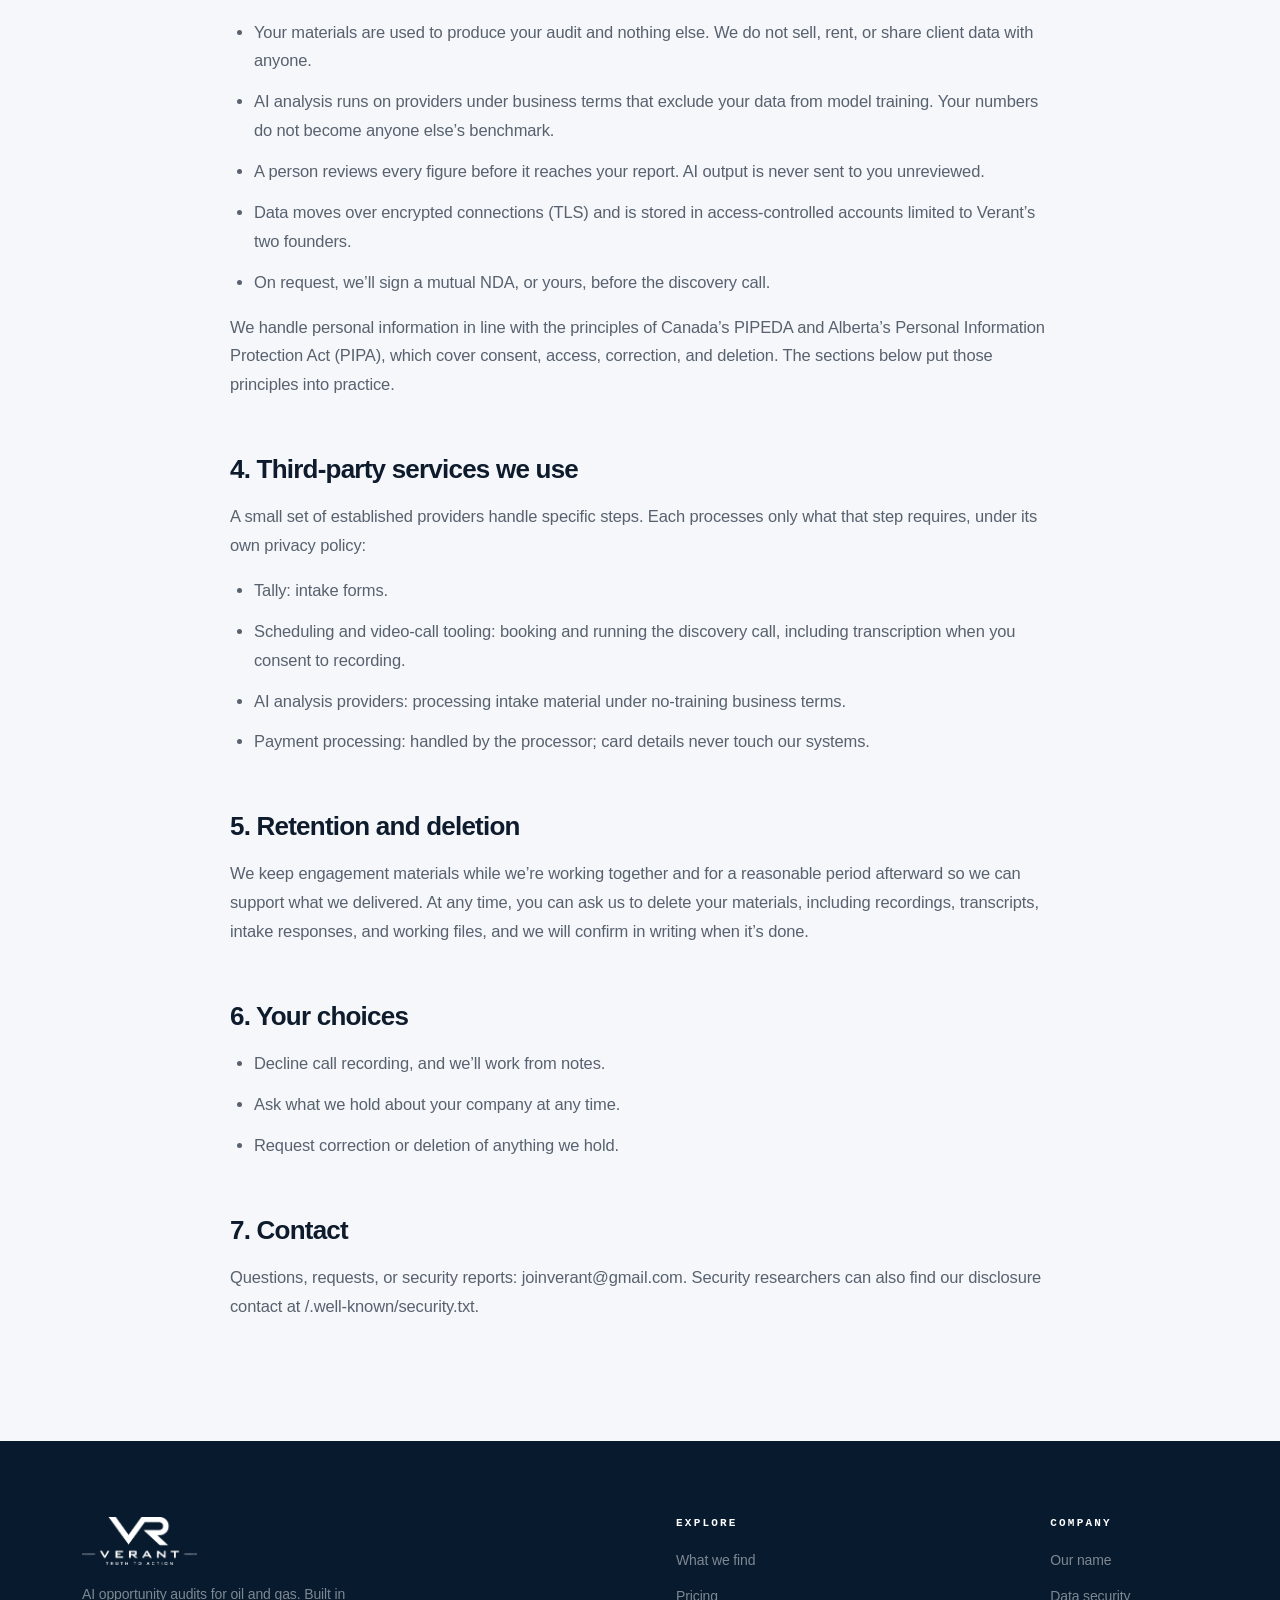
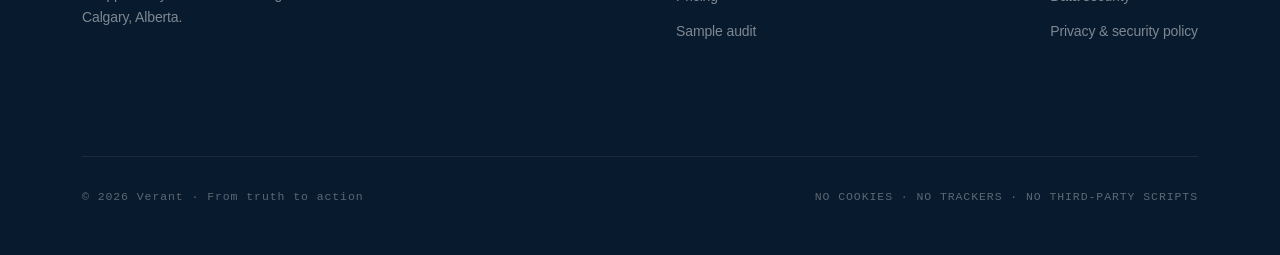
<file: privacy.html>
<!DOCTYPE html>
<html lang="en">
<head>
<meta charset="UTF-8">
<meta name="viewport" content="width=device-width, initial-scale=1.0">
<meta http-equiv="Content-Security-Policy" content="default-src 'none'; script-src 'self'; style-src 'self'; img-src 'self' data:; font-src 'self'; connect-src 'none'; object-src 'none'; base-uri 'none'; form-action 'none'; upgrade-insecure-requests">
<meta name="referrer" content="strict-origin-when-cross-origin">
<meta name="color-scheme" content="light">
<title>Privacy &amp; Security &middot; Verant</title>
<meta name="description" content="How Verant collects, protects, and deletes client data, and how this website is engineered to collect nothing at all.">
<link rel="icon" href="data:image/svg+xml,%3Csvg xmlns='http://www.w3.org/2000/svg' viewBox='0 0 64 64'%3E%3Crect width='64' height='64' rx='12' fill='%230E1621'/%3E%3Cpath d='M14 16 32 50 50 16' stroke='%234C7FB8' stroke-width='7' fill='none' stroke-linecap='round' stroke-linejoin='round'/%3E%3C/svg%3E">
<link rel="stylesheet" href="assets/main.css">
<link rel="stylesheet" href="assets/logo.css">
<script src="assets/main.js" defer></script>
</head>
<body>

<header>
  <div class="wrap nav">
    <a href="index.html" class="brand"><span class="brand-logo" role="img" aria-label="Verant"></span></a>
    <div class="nav-cluster">
      <input type="checkbox" id="nav-toggle" class="nav-toggle" hidden>
      <nav class="nav-links" id="nav-menu" aria-label="Primary">
        <a href="index.html#findings">What we find</a>
        <a href="index.html#security">Data security</a>
        <a href="sample-audit.html">Sample audit</a>
      </nav>
      <a href="https://tally.so/r/zxbQq8" target="_blank" rel="noopener noreferrer" class="nav-cta">Book a call</a>
      <label for="nav-toggle" class="nav-burger" aria-label="Open menu" title="Menu">
        <span></span><span></span><span></span>
      </label>
    </div>
  </div>
  <div class="progress" aria-hidden="true"></div>
</header>

<section class="page-hero survey">
  <div class="wrap">
    <span class="kicker">Privacy &amp; security</span>
    <h1 class="rv">Written down, so you can hold us to it.</h1>
    <p class="lead rv">This page covers two things: how we handle the information clients share with us during an audit, and how this website itself is engineered so there is almost nothing to handle.</p>
  </div>
</section>

<section class="sect-paper">
  <div class="prose">
    <p class="updated">Last updated: July 9, 2026</p>

    <h2>1. This website collects nothing</h2>
    <p>This site is a static brochure. By design, it:</p>
    <ul>
      <li>Sets no cookies and uses no local storage.</li>
      <li>Runs no analytics and no trackers of any kind.</li>
      <li>Loads no third-party scripts, fonts, or embeds. Every byte is served from our own origin.</li>
      <li>Has no forms and no database. There is no account system and no server-side code to compromise.</li>
      <li>Is delivered with a strict Content-Security-Policy and hardened HTTP headers that block foreign scripts, framing, and cross-site requests.</li>
    </ul>
    <p>When you click &ldquo;Book a call,&rdquo; you leave this site and land on our scheduling and intake forms, which are operated by their own providers (see section 4).</p>

    <h2>2. What we collect during an engagement</h2>
    <p>If you book a discovery call or commission an audit, we collect only what the audit needs:</p>
    <ul>
      <li>Contact details: your name, work email, company, and role.</li>
      <li>Intake responses: descriptions of the manual tasks in your operation, roughly how long they take, and what the people doing them cost. You provide these numbers; we don&rsquo;t scrape or infer them.</li>
      <li>Call recordings and transcripts: only with your consent, stated at the start of the call. You can decline and we&rsquo;ll take written notes instead.</li>
    </ul>
    <div class="callout">Least-data rule: we tell every client up front <em>not</em> to send us sensitive or regulated information, such as well coordinates, reserves data, land files, personnel records, or anything under regulatory hold. The audit works from task descriptions and hour counts, nothing deeper.</div>

    <h2>3. How your information is used and protected</h2>
    <ul>
      <li>Your materials are used to produce your audit and nothing else. We do not sell, rent, or share client data with anyone.</li>
      <li>AI analysis runs on providers under business terms that exclude your data from model training. Your numbers do not become anyone else&rsquo;s benchmark.</li>
      <li>A person reviews every figure before it reaches your report. AI output is never sent to you unreviewed.</li>
      <li>Data moves over encrypted connections (TLS) and is stored in access-controlled accounts limited to Verant&rsquo;s two founders.</li>
      <li>On request, we&rsquo;ll sign a mutual NDA, or yours, before the discovery call.</li>
    </ul>
    <p>We handle personal information in line with the principles of Canada&rsquo;s PIPEDA and Alberta&rsquo;s Personal Information Protection Act (PIPA), which cover consent, access, correction, and deletion. The sections below put those principles into practice.</p>

    <h2>4. Third-party services we use</h2>
    <p>A small set of established providers handle specific steps. Each processes only what that step requires, under its own privacy policy:</p>
    <ul>
      <li>Tally: intake forms.</li>
      <li>Scheduling and video-call tooling: booking and running the discovery call, including transcription when you consent to recording.</li>
      <li>AI analysis providers: processing intake material under no-training business terms.</li>
      <li>Payment processing: handled by the processor; card details never touch our systems.</li>
    </ul>

    <h2>5. Retention and deletion</h2>
    <p>We keep engagement materials while we&rsquo;re working together and for a reasonable period afterward so we can support what we delivered. At any time, you can ask us to delete your materials, including recordings, transcripts, intake responses, and working files, and we will confirm in writing when it&rsquo;s done.</p>

    <h2>6. Your choices</h2>
    <ul>
      <li>Decline call recording, and we&rsquo;ll work from notes.</li>
      <li>Ask what we hold about your company at any time.</li>
      <li>Request correction or deletion of anything we hold.</li>
    </ul>

    <h2>7. Contact</h2>
    <p>Questions, requests, or security reports: joinverant@gmail.com. Security researchers can also find our disclosure contact at /.well-known/security.txt.</p>
  </div>
</section>

<footer>
  <div class="wrap fwrap">
    <div class="fbrand">
      <span class="brand-logo brand-logo-lg" role="img" aria-label="Verant"></span>
      <p>AI opportunity audits for oil and gas. Built in Calgary, Alberta.</p>
    </div>
    <div class="fcol">
      <h4>Explore</h4>
      <a href="index.html#findings">What we find</a>
      <a href="index.html#pricing">Pricing</a>
      <a href="sample-audit.html">Sample audit</a>
    </div>
    <div class="fcol">
      <h4>Company</h4>
      <a href="index.html#name">Our name</a>
      <a href="index.html#security">Data security</a>
      <a href="privacy.html">Privacy &amp; security policy</a>
    </div>
    <div class="copy">
      <span>&copy; 2026 Verant &middot; From truth to action</span>
      <span>NO COOKIES &middot; NO TRACKERS &middot; NO THIRD-PARTY SCRIPTS</span>
    </div>
  </div>
</footer>

</body>
</html>
</file>
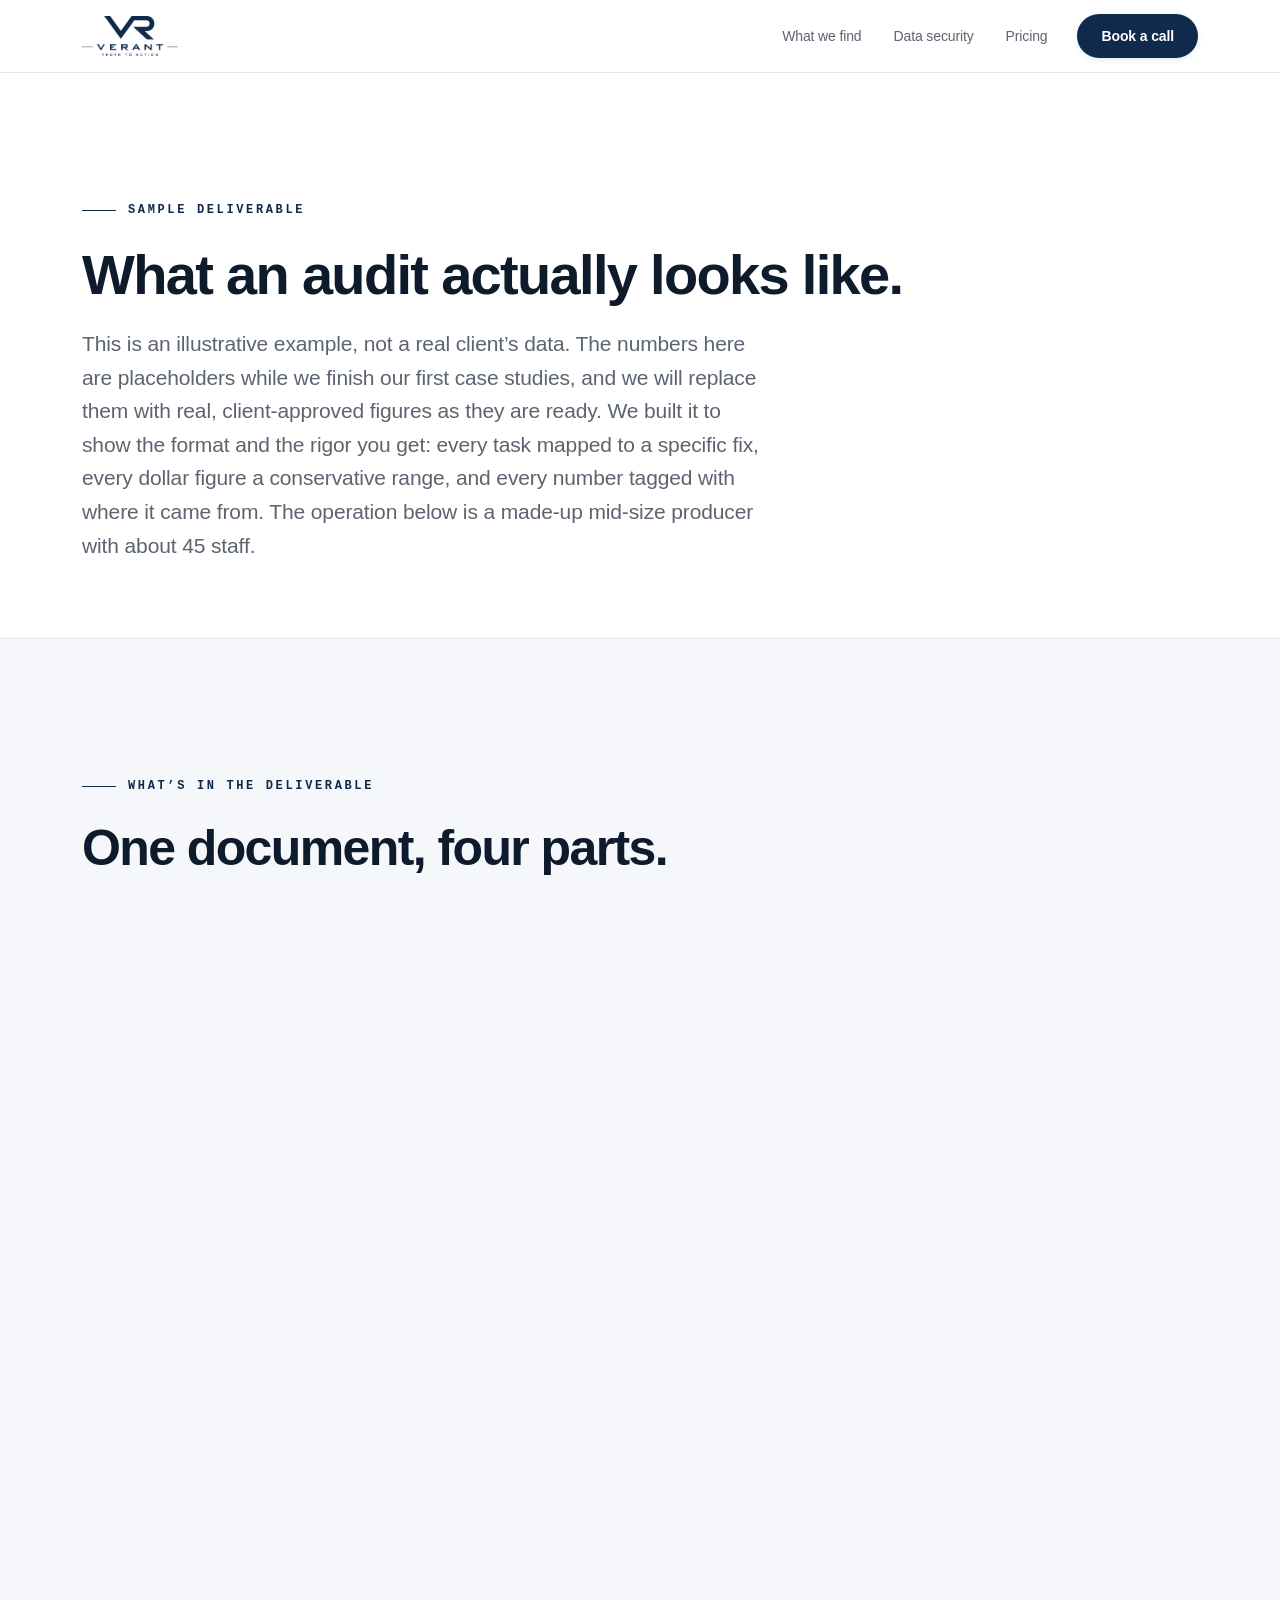
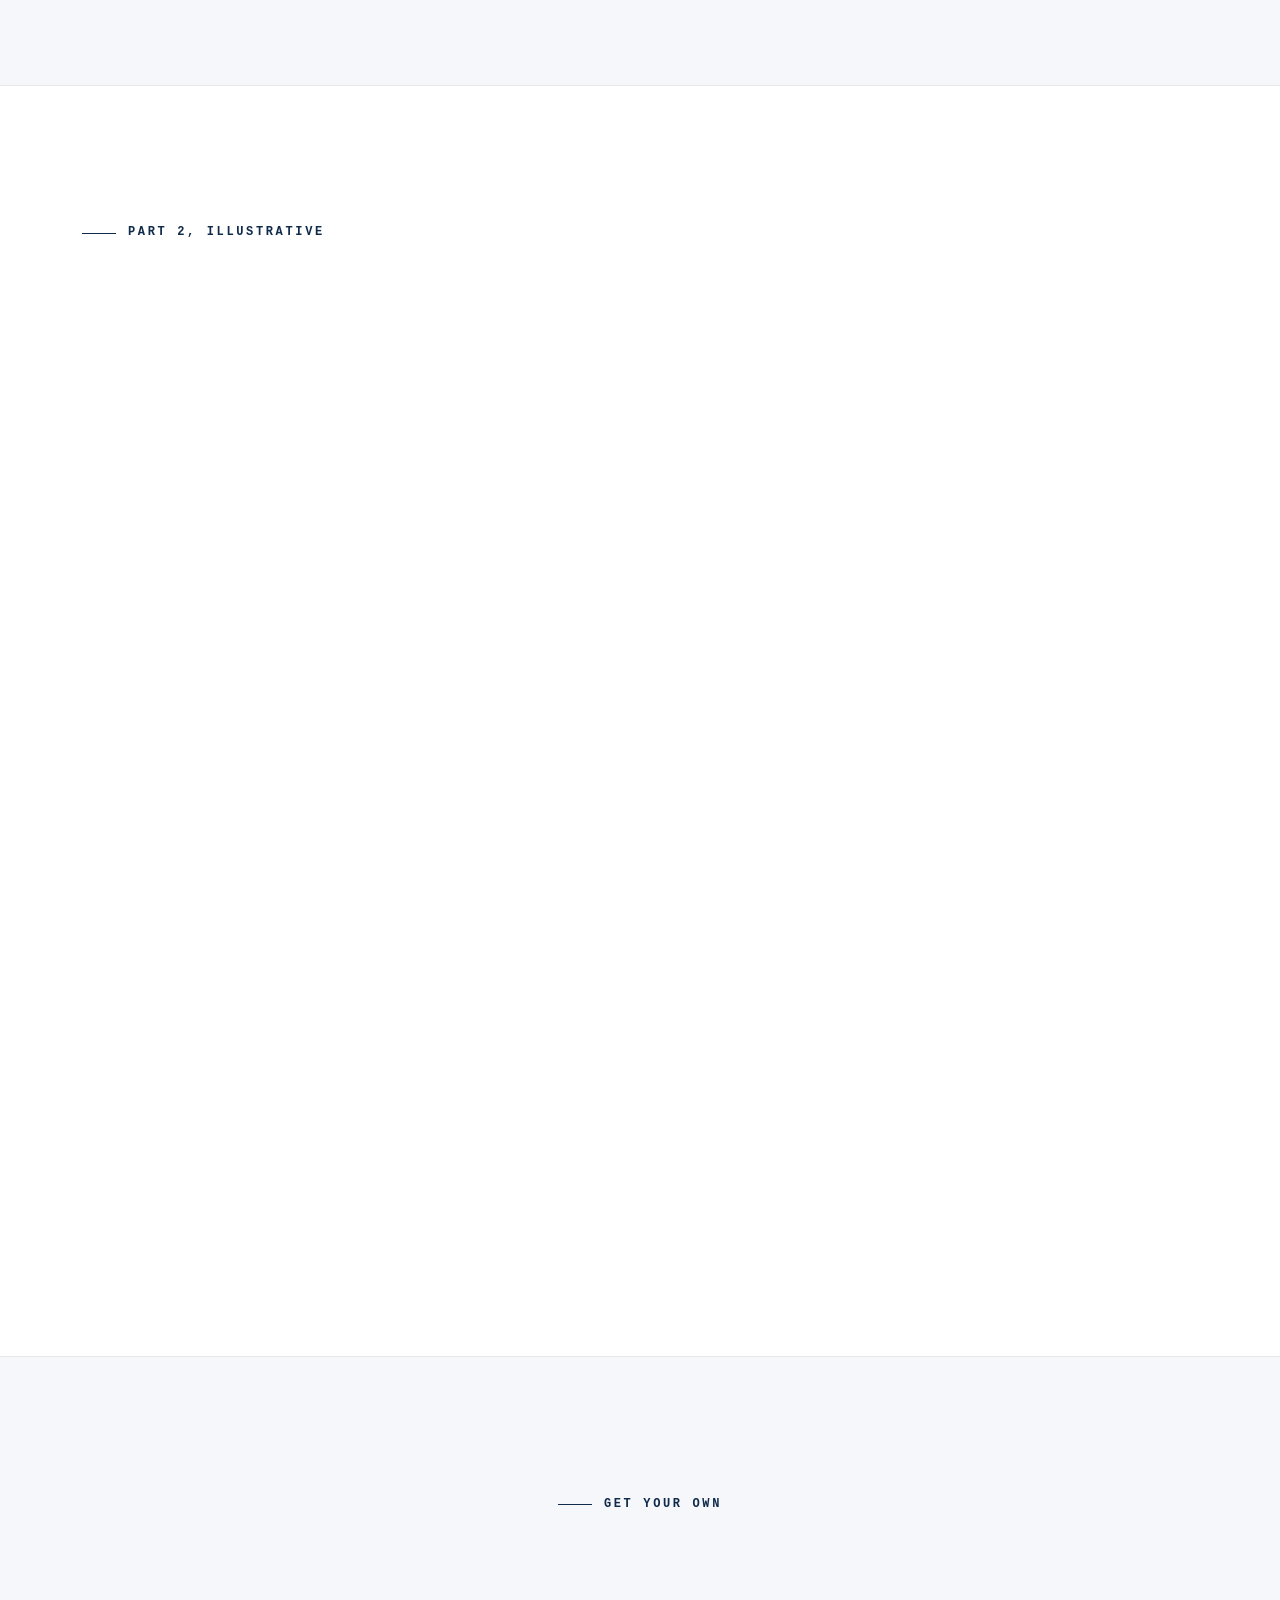
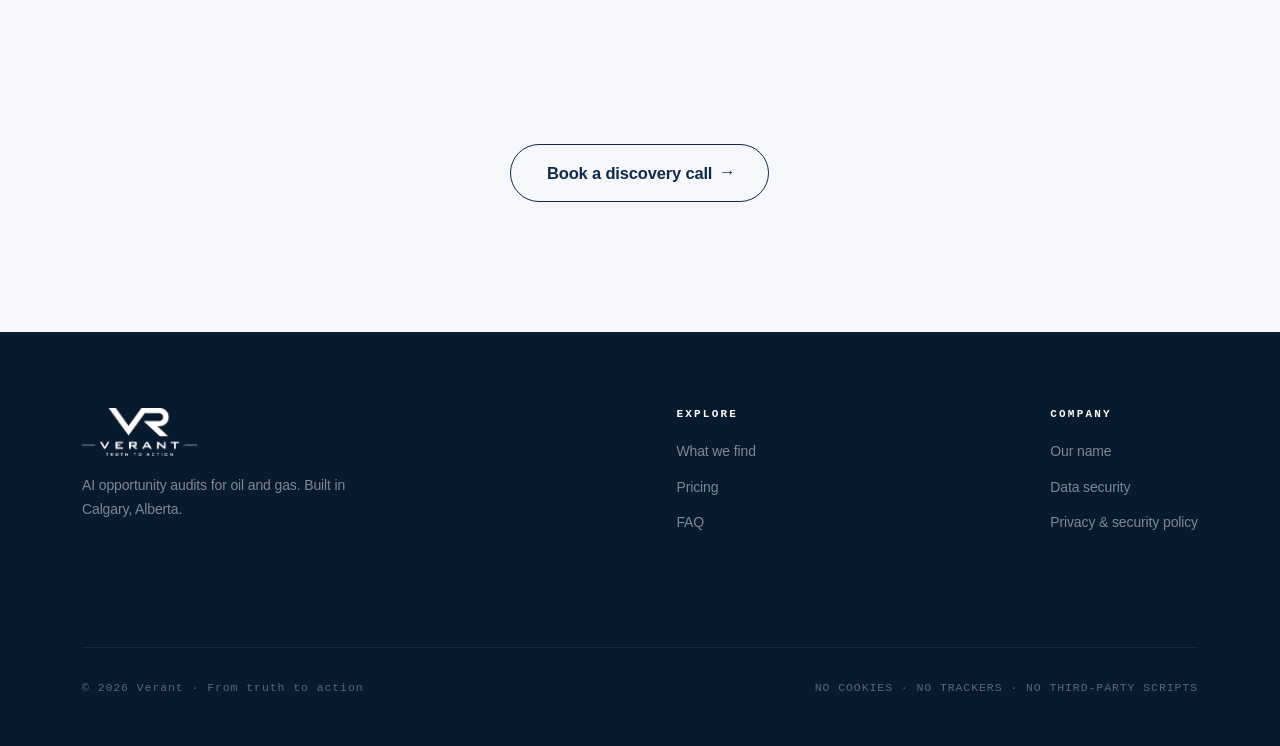
<file: sample-audit.html>
<!DOCTYPE html>
<html lang="en">
<head>
<meta charset="UTF-8">
<meta name="viewport" content="width=device-width, initial-scale=1.0">
<meta http-equiv="Content-Security-Policy" content="default-src 'none'; script-src 'self'; style-src 'self'; img-src 'self' data:; font-src 'self'; connect-src 'none'; object-src 'none'; base-uri 'none'; form-action 'none'; upgrade-insecure-requests">
<meta name="referrer" content="strict-origin-when-cross-origin">
<meta name="color-scheme" content="light">
<title>Sample Audit &middot; Verant</title>
<meta name="description" content="An illustrative example of a Verant AI opportunity audit: what the deliverable contains, a sample opportunity table, and the 90-day roadmap. Not a real client's data.">
<link rel="icon" href="data:image/svg+xml,%3Csvg xmlns='http://www.w3.org/2000/svg' viewBox='0 0 64 64'%3E%3Crect width='64' height='64' rx='12' fill='%230E1621'/%3E%3Cpath d='M14 16 32 50 50 16' stroke='%234C7FB8' stroke-width='7' fill='none' stroke-linecap='round' stroke-linejoin='round'/%3E%3C/svg%3E">
<link rel="stylesheet" href="assets/main.css">
<link rel="stylesheet" href="assets/logo.css">
<script src="assets/main.js" defer></script>
</head>
<body>

<header>
  <div class="wrap nav">
    <a href="index.html" class="brand"><span class="brand-logo" role="img" aria-label="Verant"></span></a>
    <div class="nav-cluster">
      <input type="checkbox" id="nav-toggle" class="nav-toggle" hidden>
      <nav class="nav-links" id="nav-menu" aria-label="Primary">
        <a href="index.html#findings">What we find</a>
        <a href="index.html#security">Data security</a>
        <a href="index.html#pricing">Pricing</a>
      </nav>
      <a href="https://tally.so/r/zxbQq8" target="_blank" rel="noopener noreferrer" class="nav-cta">Book a call</a>
      <label for="nav-toggle" class="nav-burger" aria-label="Open menu" title="Menu">
        <span></span><span></span><span></span>
      </label>
    </div>
  </div>
  <div class="progress" aria-hidden="true"></div>
</header>

<section class="page-hero survey">
  <div class="wrap">
    <span class="kicker">Sample deliverable</span>
    <h1 class="rv">What an audit actually looks like.</h1>
    <p class="lead rv">This is an illustrative example, not a real client&rsquo;s data. The numbers here are placeholders while we finish our first case studies, and we will replace them with real, client-approved figures as they are ready. We built it to show the format and the rigor you get: every task mapped to a specific fix, every dollar figure a conservative range, and every number tagged with where it came from. The operation below is a made-up mid-size producer with about 45 staff.</p>
  </div>
</section>

<section class="sect sect-paper survey">
  <div class="wrap">
    <span class="kicker">What&rsquo;s in the deliverable</span>
    <h2 class="h-lg rv">One document, four parts.</h2>
    <p class="lead mt-m rv maxw-76">The audit is a single report, not a slide deck. It has four parts, and they always come in the same order.</p>
    <div class="steps stagger mt-l">
      <div class="step"><div class="sn">PART 01</div><h4>Executive summary</h4><p>The conservative headline number and a short read on your operation, so you can see the bottom line before the detail.</p></div>
      <div class="step"><div class="sn">PART 02</div><h4>The opportunity table</h4><p>Each manual task, the specific AI fix for it, what it is worth per year, the hours it frees, and where the figure came from.</p></div>
      <div class="step"><div class="sn">PART 03</div><h4>Assumptions and math</h4><p>The workings behind each figure, the tools we picked with real pricing, and every assumption labeled so your engineers can check us.</p></div>
      <div class="step"><div class="sn">PART 04</div><h4>The 90-day plan</h4><p>Quick wins first, then a phased rollout: what to build, what to buy, and what to skip. Yours to run, with us or without us.</p></div>
    </div>
  </div>
</section>

<div class="ruler" aria-hidden="true"></div>

<section class="sect survey">
  <div class="wrap">
    <span class="kicker">Part 2, illustrative</span>
    <h2 class="h-lg rv">The opportunity table.</h2>
    <p class="lead mt-m rv maxw-76">Each row is one manual task, the AI fix for it, and what it is worth. The source column shows where the number came from: &ldquo;Client&rdquo; means it came from the operation&rsquo;s own intake figures, and &ldquo;Estimate&rdquo; means it is our conservative estimate, flagged as such. These five rows are illustrative, and the dollar figures are conservative ranges rather than a promise.</p>

    <div class="matrix-wrap rv">
      <table class="matrix">
        <thead>
          <tr><th>#</th><th>Manual task today</th><th>AI fix</th><th>Hard $ / yr</th><th>Hours/wk freed</th><th>Source</th><th>Effort</th></tr>
        </thead>
        <tbody>
          <tr>
            <td class="rank">01</td>
            <td>Field tickets re-keyed into the ERP by two techs at the end of every shift</td>
            <td>Photo and PDF ticket extraction into structured entry, with a person approving each one</td>
            <td>$2,400 to $3,900</td>
            <td>4 to 6</td>
            <td>Client</td>
            <td>Low</td>
          </tr>
          <tr>
            <td class="rank">02</td>
            <td>Compressor run-data reviewed weekly in spreadsheets, so failures are caught late</td>
            <td>Threshold and trend alerting on the run data you already collect, with an early-warning digest</td>
            <td>$1,800 to $3,200</td>
            <td>2</td>
            <td>Estimate</td>
            <td>Medium</td>
          </tr>
          <tr>
            <td class="rank">03</td>
            <td>Regulatory filing drafts written from scratch each cycle by the ops manager</td>
            <td>Draft generation from captured field data, with the manager reviewing and signing</td>
            <td>$1,100 to $1,600</td>
            <td>3</td>
            <td>Client</td>
            <td>Low</td>
          </tr>
          <tr>
            <td class="rank">04</td>
            <td>Vendor invoices matched to tickets by hand in accounting</td>
            <td>Automated invoice-to-ticket matching with an exception queue for the edge cases</td>
            <td>$600 to $700</td>
            <td>1 to 2</td>
            <td>Client</td>
            <td>Medium</td>
          </tr>
          <tr>
            <td class="rank">05</td>
            <td>Dispatch calls summarized manually for the daily ops report</td>
            <td>Call transcription into an auto-drafted ops summary, reviewed at stand-up</td>
            <td>Capacity only</td>
            <td>2</td>
            <td>Estimate</td>
            <td>Low</td>
          </tr>
        </tbody>
      </table>
    </div>

    <p class="lead mt-m rv maxw-76">Across these five rows, the conservative hard-dollar total lands around $5,900 to $9,400 a year, the cash spending that stops. On top of that, roughly 12 hours a week of salaried time is freed for other work. The top three items could be in place within 90 days, phased so the field never stops.</p>
    <p class="rv maxw-76 note">How to read it: hard dollars are cash spending that stops, capacity is salaried hours freed for other work, and the headline number counts hard dollars only.</p>
  </div>
</section>

<div class="ruler" aria-hidden="true"></div>

<section class="sect sect-paper survey">
  <div class="wrap">
    <div class="center">
      <span class="kicker">Get your own</span>
      <h2 class="h-lg rv">Yours is built from your numbers.</h2>
      <p class="lead mt-m rv">The example above uses invented figures. Your audit would run the same format on your operation, with every number traced to your intake and checked by a person before it reaches you.</p>
    </div>
    <div class="center mt-l">
      <a href="https://tally.so/r/zxbQq8" target="_blank" rel="noopener noreferrer" class="btn btn-dark btn-lg">Book a discovery call <span class="arrow">&rarr;</span></a>
    </div>
  </div>
</section>

<footer>
  <div class="wrap fwrap">
    <div class="fbrand">
      <span class="brand-logo brand-logo-lg" role="img" aria-label="Verant"></span>
      <p>AI opportunity audits for oil and gas. Built in Calgary, Alberta.</p>
    </div>
    <div class="fcol">
      <h4>Explore</h4>
      <a href="index.html#findings">What we find</a>
      <a href="index.html#pricing">Pricing</a>
      <a href="index.html#faq">FAQ</a>
    </div>
    <div class="fcol">
      <h4>Company</h4>
      <a href="index.html#name">Our name</a>
      <a href="index.html#security">Data security</a>
      <a href="privacy.html">Privacy &amp; security policy</a>
    </div>
    <div class="copy">
      <span>&copy; 2026 Verant &middot; From truth to action</span>
      <span>NO COOKIES &middot; NO TRACKERS &middot; NO THIRD-PARTY SCRIPTS</span>
    </div>
  </div>
</footer>

</body>
</html>
</file>
<file: assets/main.css>
/* ============================================================
   VERANT — AI Opportunity Audits for Oil & Gas
   Design language: clean professional light theme. White surfaces,
   navy accent, generous spacing, rounded interactive elements.
   No external requests. No trackers. No third-party anything.
   ============================================================ */

:root{
  --bg:#FFFFFF;
  --bg-alt:#F5F7FA;
  --bg-alt-2:#EEF2F7;
  --navy:#0F2A4A;
  --navy-lt:#2F5D96;
  --navy-pale:#E7EEF6;
  --navy-deep:#081A2E;
  --navy-glow:rgba(15,42,74,.24);
  --ink:#0E1B2C;
  --line:rgba(14,27,44,.10);
  --line-strong:rgba(14,27,44,.16);
  --t-90:rgba(14,27,44,.90);
  --t-70:rgba(14,27,44,.68);
  --t-45:rgba(14,27,44,.46);
  --t-30:rgba(14,27,44,.30);
  --on-navy-90:rgba(255,255,255,.94);
  --on-navy-70:rgba(255,255,255,.70);
  --on-navy-45:rgba(255,255,255,.48);
  --maxw:1180px;
  --ease:cubic-bezier(.22,.08,.18,1);
  --ease-out:cubic-bezier(.16,1,.3,1);
  --mono:"Cascadia Mono","Cascadia Code",ui-monospace,"Segoe UI Mono",Consolas,Menlo,monospace;
  --sans:"Segoe UI Variable Display","Segoe UI",-apple-system,BlinkMacSystemFont,Roboto,Helvetica,Arial,sans-serif;
}

*{box-sizing:border-box;margin:0;padding:0;}
html{scroll-behavior:smooth;-webkit-text-size-adjust:100%;overflow-x:clip;}
body{
  font-family:var(--sans);
  background:var(--bg);
  color:var(--t-90);
  line-height:1.62;
  letter-spacing:-0.008em;
  -webkit-font-smoothing:antialiased;
  overflow-x:hidden;
}
::selection{background:var(--navy);color:#fff;}
h1,h2,h3,h4{line-height:1.12;font-weight:700;letter-spacing:-0.03em;color:var(--ink);}
a{color:inherit;text-decoration:none;}
img{max-width:100%;display:block;}
.wrap{max-width:var(--maxw);margin:0 auto;padding:0 32px;}

/* thin instrument scrollbar */
::-webkit-scrollbar{width:10px;height:10px;}
::-webkit-scrollbar-track{background:var(--bg-alt);}
::-webkit-scrollbar-thumb{background:#C6D0DC;border-radius:6px;border:2px solid var(--bg-alt);}
::-webkit-scrollbar-thumb:hover{background:var(--navy-lt);}

/* mono utility */
.mono{font-family:var(--mono);letter-spacing:.06em;}

/* ============ NAV ============ */
header{
  position:sticky;top:0;z-index:200;
  background:rgba(255,255,255,.86);
  backdrop-filter:saturate(160%) blur(18px);
  -webkit-backdrop-filter:saturate(160%) blur(18px);
  border-bottom:1px solid var(--line);
}
.nav{display:flex;align-items:center;justify-content:space-between;height:72px;}
.brand{display:flex;align-items:center;gap:10px;color:var(--navy);}
.brand img{height:40px;width:auto;}
.nav-links{display:flex;align-items:center;gap:32px;font-size:14px;font-weight:500;color:var(--t-70);}
.nav-links a:not(.nav-cta){position:relative;padding:6px 0;transition:color .25s var(--ease);}
.nav-links a:not(.nav-cta)::after{
  content:"";position:absolute;left:0;bottom:0;height:2px;width:100%;
  background:var(--navy);transform:scaleX(0);transform-origin:left;
  transition:transform .3s var(--ease);
}
.nav-links a:not(.nav-cta):hover{color:var(--navy);}
.nav-links a:not(.nav-cta):hover::after{transform:scaleX(1);}
.nav-cta{
  background:var(--navy);color:#fff;padding:11px 24px;border-radius:999px;
  font-size:14px;font-weight:600;transition:.25s var(--ease);
  box-shadow:0 2px 10px -4px var(--navy-glow);
}
.nav-cta:hover{background:var(--navy-lt);transform:translateY(-1px);box-shadow:0 10px 26px -8px var(--navy-glow);}
.nav-cluster{display:flex;align-items:center;gap:30px;}
.nav-burger{display:none;}
@media(max-width:900px){
  .nav-cluster{gap:14px;}
  /* menu button (hamburger) shown beside Book a call */
  .nav-burger{
    display:flex;flex-direction:column;justify-content:center;gap:5px;
    width:44px;height:40px;padding:10px 9px;border-radius:8px;cursor:pointer;
    border:1px solid var(--line-strong);background:var(--navy-pale);
    -webkit-tap-highlight-color:transparent;transition:background .2s var(--ease);
  }
  .nav-burger:hover{background:var(--bg-alt-2);}
  .nav-burger span{display:block;height:2px;width:100%;background:var(--navy);border-radius:2px;
    transition:transform .3s var(--ease),opacity .2s var(--ease);}
  /* the dropdown panel (the .nav-links list) */
  .nav-links{
    position:absolute;top:72px;left:0;right:0;
    flex-direction:column;align-items:stretch;gap:0;
    background:rgba(255,255,255,.98);
    -webkit-backdrop-filter:saturate(160%) blur(18px);backdrop-filter:saturate(160%) blur(18px);
    border-bottom:1px solid var(--line);
    padding:4px 0;
    max-height:0;overflow:hidden;opacity:0;visibility:hidden;
    transition:max-height .35s var(--ease),opacity .25s var(--ease),visibility .25s;
  }
  .nav-links a{display:block;padding:16px 24px;font-size:15.5px;color:var(--t-90);
    border-bottom:1px solid var(--line);}
  .nav-links a:last-child{border-bottom:none;}
  .nav-links a:not(.nav-cta)::after{display:none;} /* drop the desktop underline effect */
  /* open state */
  .nav-toggle:checked ~ .nav-links{max-height:80vh;opacity:1;visibility:visible;}
  /* animate hamburger into an X when open */
  .nav-toggle:checked ~ .nav-burger span:nth-child(1){transform:translateY(7px) rotate(45deg);}
  .nav-toggle:checked ~ .nav-burger span:nth-child(2){opacity:0;}
  .nav-toggle:checked ~ .nav-burger span:nth-child(3){transform:translateY(-7px) rotate(-45deg);}
}

/* scroll progress */
.progress{
  position:absolute;left:0;bottom:-1px;height:2px;width:100%;
  transform:scaleX(0);transform-origin:left;
  background:linear-gradient(90deg,var(--navy),var(--navy-lt));
  will-change:transform;
}

/* ============ BUTTONS ============ */
.btn{
  position:relative;overflow:hidden;isolation:isolate;
  height:52px;display:inline-flex;align-items:center;justify-content:center;gap:10px;
  padding:0 32px;border-radius:999px;font-size:15.5px;font-weight:600;cursor:pointer;
  border:none;font-family:var(--sans);letter-spacing:-0.01em;
  transition:transform .22s var(--ease),box-shadow .28s var(--ease),background .25s var(--ease),border-color .25s var(--ease),color .25s var(--ease);
  will-change:transform;
  -webkit-tap-highlight-color:transparent;
}
.btn:active{transform:scale(.965);}
.btn .arrow{transition:transform .25s var(--ease);font-family:var(--mono);}
.btn:hover .arrow{transform:translateX(4px);}
.btn-primary{background:var(--navy);color:#fff;}
.btn-primary:hover{background:var(--navy-lt);transform:translateY(-2px);box-shadow:0 16px 34px -12px var(--navy-glow);}
.btn-ghost{background:#fff;color:var(--navy);border:1.5px solid var(--line-strong);}
.btn-ghost:hover{border-color:var(--navy);background:var(--navy-pale);transform:translateY(-2px);}
.btn-dark{background:transparent;color:var(--navy);border:1.5px solid var(--navy);}
.btn-dark:hover{background:var(--navy);color:#fff;transform:translateY(-2px);box-shadow:0 16px 30px -14px var(--navy-glow);}
.btn-lg{height:58px;padding:0 36px;font-size:16.5px;}
/* click ripple (injected by JS) */
.ripple{
  position:absolute;border-radius:50%;pointer-events:none;z-index:-1;
  background:radial-gradient(circle,rgba(255,255,255,.5) 0%,rgba(255,255,255,0) 65%);
  transform:scale(0);animation:ripple .6s var(--ease-out) forwards;
}
@keyframes ripple{to{transform:scale(2.6);opacity:0;}}

/* ============ SECTION SCAFFOLDING ============ */
section{position:relative;}
.sect{padding:130px 0;}
.sect-paper{background:var(--bg-alt);color:var(--ink);}
.sect-paper ::selection{background:var(--navy);color:#fff;}
.kicker{
  display:inline-flex;align-items:center;gap:12px;
  font-family:var(--mono);font-size:12px;font-weight:600;
  letter-spacing:.22em;text-transform:uppercase;color:var(--navy);
  margin-bottom:24px;
}
.kicker::before{content:"";width:34px;height:1px;background:var(--navy);}
.idx{
  position:absolute;top:120px;right:32px;
  font-family:var(--mono);font-size:12px;letter-spacing:.2em;color:var(--t-30);
  user-select:none;
}
@media(max-width:900px){.idx{display:none;}}
.h-xl{font-size:clamp(36px,5.6vw,64px);letter-spacing:-0.036em;}
.h-lg{font-size:clamp(30px,4.4vw,50px);letter-spacing:-0.032em;}
.lead{font-size:clamp(17px,2vw,21px);color:var(--t-70);line-height:1.6;font-weight:400;}
.center{text-align:center;}
.center .lead,.center .lede{margin-left:auto;margin-right:auto;}
.center .hero-cta,.center .hero-meta{justify-content:center;}
.mt-s{margin-top:16px;}.mt-m{margin-top:30px;}.mt-l{margin-top:52px;}
.maxw-76{max-width:760px;}

.survey{position:relative;}

/* simple hairline divider */
.ruler{
  height:1px;
  background:var(--line);
}

/* ============ REVEAL SYSTEM ============ */
html.js .rv{opacity:0;transform:translateY(34px);transition:opacity .9s var(--ease),transform .9s var(--ease);}
html.js .rv-l{opacity:0;transform:translateX(-40px);transition:opacity .95s var(--ease),transform .95s var(--ease);}
html.js .rv-r{opacity:0;transform:translateX(40px);transition:opacity .95s var(--ease),transform .95s var(--ease);}
html.js .rv-s{opacity:0;transform:scale(.94);transition:opacity .9s var(--ease),transform .9s var(--ease);}
html.js .rv.in,html.js .rv-l.in,html.js .rv-r.in,html.js .rv-s.in{opacity:1;transform:none;}
html.js .stagger>*{opacity:0;transform:translateY(28px);transition:opacity .85s var(--ease),transform .85s var(--ease);}
html.js .stagger.in>*{opacity:1;transform:none;}
.stagger.in>*:nth-child(2){transition-delay:.1s;}
.stagger.in>*:nth-child(3){transition-delay:.2s;}
.stagger.in>*:nth-child(4){transition-delay:.3s;}
.stagger.in>*:nth-child(5){transition-delay:.4s;}
.stagger.in>*:nth-child(6){transition-delay:.5s;}
/* headline line-split */
.line-wrap{display:block;overflow:hidden;padding-bottom:.08em;margin-bottom:-.08em;}
html.js .line{display:block;opacity:0;transform:translateY(110%);transition:opacity .85s var(--ease),transform .85s var(--ease);}
.line{display:block;}
html.js .in .line{opacity:1;transform:none;}
.in .line:nth-child(2){transition-delay:.09s;}
.in .line:nth-child(3){transition-delay:.18s;}
.in .line:nth-child(4){transition-delay:.27s;}

/* ============ HERO ============ */
.hero{
  position:relative;color:var(--ink);overflow:hidden;
  padding:140px 0 120px;min-height:80vh;display:flex;align-items:center;
  background:
    radial-gradient(120% 70% at 50% -12%,rgba(15,42,74,.08),transparent 62%),
    var(--bg);
}
.hero .wrap{position:relative;z-index:2;width:100%;}
.hero-eyebrow{
  display:inline-flex;align-items:center;gap:10px;
  font-family:var(--mono);font-size:12px;font-weight:600;letter-spacing:.24em;
  text-transform:uppercase;color:var(--navy);
  border:1px solid var(--line-strong);border-radius:999px;
  padding:9px 18px;margin-bottom:34px;background:var(--navy-pale);
}
.hero-eyebrow .dot{width:7px;height:7px;border-radius:50%;background:var(--navy);box-shadow:0 0 14px var(--navy-glow);animation:pulse 2.4s ease-in-out infinite;}
@keyframes pulse{0%,100%{opacity:1;transform:scale(1);}50%{opacity:.45;transform:scale(.75);}}
.hero h1{font-size:clamp(42px,6.6vw,84px);letter-spacing:-0.042em;margin-bottom:30px;max-width:16ch;}
.hero h1 .accent{color:var(--navy);}
.hero .lede{font-size:clamp(18px,2.1vw,21px);color:var(--t-70);max-width:640px;margin-bottom:44px;line-height:1.6;}
.hero-cta{display:flex;gap:18px;flex-wrap:wrap;}
.hero-meta{
  margin-top:60px;display:flex;gap:36px;flex-wrap:wrap;
  font-family:var(--mono);font-size:12px;letter-spacing:.14em;color:var(--t-45);
}
.hero-meta span b{color:var(--t-70);font-weight:600;}
.cta-note{
  margin-top:18px;font-family:var(--mono);font-size:11.5px;letter-spacing:.1em;
  text-transform:uppercase;color:var(--t-45);
}
.closing .closing-ctas{display:flex;gap:18px;justify-content:center;flex-wrap:wrap;}
.closing .cta-note{margin-top:24px;}
/* entrance (JS-gated so a no-JS visit still shows everything) */
html.js .hero .hero-eyebrow,html.js .hero h1,html.js .hero .lede,
html.js .hero .hero-cta,html.js .hero .cta-note,html.js .hero .hero-meta{
  opacity:0;transform:translateY(30px);animation:rise 1s var(--ease) forwards;
}
html.js .hero .hero-eyebrow{animation-delay:.08s;}
html.js .hero h1{animation-delay:.2s;}
html.js .hero .lede{animation-delay:.38s;}
html.js .hero .hero-cta{animation-delay:.54s;}
html.js .hero .cta-note{animation-delay:.62s;}
html.js .hero .hero-meta{animation-delay:.7s;}
@keyframes rise{to{opacity:1;transform:none;}}

/* ============ FEATURE ROWS ============ */
.frow{display:grid;grid-template-columns:1fr 1fr;gap:80px;align-items:center;}
.frow+.frow{margin-top:140px;}
@media(max-width:880px){
  .frow{grid-template-columns:1fr;gap:40px;}
  .frow.flip .fr-visual{order:-1;}
}
.frow.flip .fr-text{order:2;}
.fr-tag{
  display:inline-flex;align-items:center;gap:10px;
  font-family:var(--mono);font-size:11.5px;font-weight:600;letter-spacing:.2em;
  text-transform:uppercase;color:var(--navy);margin-bottom:18px;
}
.fr-tag::before{content:"▸";color:var(--navy);}
.fr-text h3{font-size:clamp(26px,3.3vw,38px);margin-bottom:20px;}
.fr-text p{font-size:17px;color:var(--t-70);line-height:1.65;}

/* ============ PANELS (spotlight) ============ */
.panel{
  --mx:50%;--my:50%;
  position:relative;border-radius:18px;padding:34px;
  background:#fff;
  border:1px solid var(--line);
  box-shadow:0 30px 70px -46px rgba(14,27,44,.28);
  color:var(--ink);overflow:hidden;
  transition:border-color .35s var(--ease),box-shadow .35s var(--ease);
}
.panel::before{ /* pointer-tracked spotlight */
  content:"";position:absolute;inset:0;border-radius:inherit;pointer-events:none;
  background:radial-gradient(420px circle at var(--mx) var(--my),rgba(15,42,74,.06),transparent 65%);
  opacity:0;transition:opacity .4s var(--ease);
}
.panel:hover::before{opacity:1;}
.panel:hover{border-color:rgba(15,42,74,.28);box-shadow:0 36px 80px -40px rgba(14,27,44,.32);}
.panel>*{position:relative;}
.pl-top{display:flex;justify-content:space-between;align-items:center;margin-bottom:26px;gap:14px;}
.pl-top .t{font-family:var(--mono);font-size:11.5px;font-weight:600;letter-spacing:.18em;text-transform:uppercase;color:var(--t-70);}
.chip{
  font-family:var(--mono);font-size:11px;letter-spacing:.08em;
  background:var(--navy-pale);color:var(--navy);border:1px solid var(--line-strong);
  padding:5px 12px;border-radius:999px;font-weight:600;white-space:nowrap;
}
.chip-alt{background:var(--bg-alt-2);color:var(--navy-lt);border-color:var(--line-strong);}
.prow{margin-bottom:20px;}
.prow:last-of-type{margin-bottom:0;}
.pr-l{display:flex;justify-content:space-between;gap:12px;font-size:14px;margin-bottom:10px;color:var(--t-70);}
.pr-l b,.pr-l .pv{color:var(--ink);font-weight:600;font-family:var(--mono);font-size:13px;letter-spacing:.02em;}
.pbar{height:6px;border-radius:4px;background:var(--bg-alt-2);overflow:hidden;position:relative;}
.pbar span{
  display:block;height:100%;border-radius:4px;width:0;position:relative;overflow:hidden;
  background:linear-gradient(90deg,var(--navy),var(--navy-lt));
  transition:width 1.4s var(--ease);
}
.pbar span.alt{background:linear-gradient(90deg,var(--navy-lt),#5C87BD);}
.pfoot{border-top:1px solid var(--line);margin-top:26px;padding-top:18px;font-size:13.5px;color:var(--t-45);line-height:1.65;}
.pfoot b{color:var(--ink);font-weight:600;}

/* ============ STAT BAND ============ */
.statband{display:grid;grid-template-columns:repeat(3,1fr);gap:22px;}
@media(max-width:760px){.statband{grid-template-columns:1fr;}}
.stat{
  background:#fff;border:1px solid var(--line);border-radius:16px;
  padding:44px 38px;position:relative;overflow:hidden;
  transition:border-color .35s var(--ease),box-shadow .35s var(--ease),transform .3s var(--ease);
}
.stat:hover{border-color:rgba(15,42,74,.28);box-shadow:0 24px 50px -32px rgba(14,27,44,.28);transform:translateY(-4px);}
.stat::after{
  content:"";position:absolute;left:38px;right:38px;bottom:0;height:2px;
  background:linear-gradient(90deg,var(--navy),transparent);
  transform:scaleX(0);transform-origin:left;transition:transform .5s var(--ease);
}
.stat:hover::after{transform:scaleX(1);}
.stat .num{
  font-family:var(--mono);font-size:clamp(40px,5.2vw,58px);font-weight:700;
  letter-spacing:-0.04em;line-height:1;color:var(--ink);
}
.stat .num .u{color:var(--navy);font-size:.55em;font-weight:600;margin-left:4px;}
.stat .lbl{font-size:15px;color:var(--t-70);margin-top:18px;max-width:290px;line-height:1.6;}

/* ============ STEPS ============ */
.steps{display:grid;grid-template-columns:repeat(3,1fr);gap:26px;counter-reset:step;}
@media(max-width:820px){.steps{grid-template-columns:1fr;}}
.step{
  --mx:50%;--my:50%;
  position:relative;background:#fff;border:1px solid var(--line);border-radius:16px;
  padding:42px 34px;overflow:hidden;
  transition:transform .3s var(--ease),box-shadow .35s var(--ease),border-color .3s var(--ease);
}
.step::before{
  content:"";position:absolute;inset:0;pointer-events:none;
  background:radial-gradient(380px circle at var(--mx) var(--my),rgba(15,42,74,.05),transparent 65%);
  opacity:0;transition:opacity .4s var(--ease);
}
.step:hover::before{opacity:1;}
.step:hover{transform:translateY(-6px);border-color:var(--navy);box-shadow:0 26px 54px -30px rgba(15,42,74,.24);}
.step .sn{
  font-family:var(--mono);font-size:12px;font-weight:700;letter-spacing:.2em;
  color:var(--navy);margin-bottom:22px;display:flex;align-items:center;gap:12px;
}
.step .sn::after{content:"";flex:1;height:1px;background:var(--line);}
.step h4{font-size:21px;margin-bottom:14px;color:var(--ink);}
.step p{font-size:15px;color:var(--t-70);line-height:1.65;}

/* ============ SHIELD / DATA PROTECTION ============ */
.shield-grid{display:grid;grid-template-columns:repeat(3,1fr);gap:26px;margin-top:60px;}
@media(max-width:880px){.shield-grid{grid-template-columns:1fr;}}
.shield{
  --mx:50%;--my:50%;
  position:relative;border-radius:16px;padding:36px 32px;overflow:hidden;
  background:#fff;
  border:1px solid var(--line);
  transition:border-color .35s var(--ease),transform .3s var(--ease),box-shadow .35s var(--ease);
}
.shield::before{
  content:"";position:absolute;inset:0;pointer-events:none;
  background:radial-gradient(400px circle at var(--mx) var(--my),rgba(15,42,74,.05),transparent 65%);
  opacity:0;transition:opacity .4s var(--ease);
}
.shield:hover::before{opacity:1;}
.shield:hover{border-color:rgba(15,42,74,.3);transform:translateY(-5px);box-shadow:0 26px 54px -32px rgba(14,27,44,.24);}
.shield .ico{
  width:48px;height:48px;border-radius:12px;display:flex;align-items:center;justify-content:center;
  background:var(--navy-pale);border:1px solid var(--line-strong);margin-bottom:24px;
  color:var(--navy);
}
.shield .ico svg{width:22px;height:22px;stroke:currentColor;fill:none;stroke-width:1.8;stroke-linecap:round;stroke-linejoin:round;}
.shield h4{font-size:18.5px;margin-bottom:12px;color:var(--ink);}
.shield p{font-size:14.5px;color:var(--t-70);line-height:1.65;}
.shield-foot{
  margin-top:48px;padding:24px 30px;border:1px dashed var(--line-strong);border-radius:14px;
  font-family:var(--mono);font-size:12.5px;letter-spacing:.06em;color:var(--t-70);
  display:flex;align-items:center;gap:14px;flex-wrap:wrap;line-height:1.75;background:var(--bg-alt);
}
.shield-foot .k{color:var(--navy);font-weight:700;}
.shield-foot a{
  margin-left:auto;color:var(--navy);border-bottom:1px solid var(--line-strong);
  padding-bottom:2px;transition:color .25s var(--ease),border-color .25s var(--ease);
}
.shield-foot a:hover{color:var(--navy-lt);border-color:var(--navy-lt);}

/* ============ NAME / PHILOSOPHY ============ */
.name-sect{
  background:var(--bg-alt);
  overflow:hidden;
}
.etym{display:grid;grid-template-columns:1fr auto 1fr;gap:0;align-items:stretch;margin:68px 0;}
@media(max-width:760px){.etym{grid-template-columns:1fr;}}
.etym-cell{padding:46px 42px;border:1px solid var(--line);background:#fff;}
.etym-cell:first-child{border-radius:16px 0 0 16px;border-right:none;text-align:right;}
.etym-cell:last-child{border-radius:0 16px 16px 0;border-left:none;}
@media(max-width:760px){
  .etym-cell:first-child{border-radius:16px 16px 0 0;border-right:1px solid var(--line);border-bottom:none;text-align:left;}
  .etym-cell:last-child{border-radius:0 0 16px 16px;border-left:1px solid var(--line);border-top:none;}
}
.etym-word{
  font-family:var(--mono);font-size:clamp(38px,5vw,58px);font-weight:700;letter-spacing:.04em;
  line-height:1;color:var(--navy);
}
.etym-root{font-family:var(--mono);font-size:12px;letter-spacing:.2em;text-transform:uppercase;color:var(--t-45);margin:18px 0 12px;}
.etym-cell p{font-size:15.5px;color:var(--t-70);line-height:1.65;max-width:34ch;}
.etym-cell:first-child p{margin-left:auto;}
.etym-plus{
  display:flex;align-items:center;justify-content:center;padding:0 10px;
  background:var(--navy-pale);border-top:1px solid var(--line);border-bottom:1px solid var(--line);
  font-family:var(--mono);font-size:30px;color:var(--navy);
}
@media(max-width:760px){.etym-plus{display:none;}}
.founders{
  max-width:760px;margin:0 auto;padding:46px 48px;
  border-left:3px solid var(--navy);
  background:#fff;
  border-radius:0 16px 16px 0;
  box-shadow:0 20px 50px -38px rgba(14,27,44,.2);
}
.founders p{font-size:clamp(17px,2vw,20px);color:var(--t-90);line-height:1.75;}
.founders p+p{margin-top:22px;}
.founders .sig{
  margin-top:30px;font-family:var(--mono);font-size:12.5px;letter-spacing:.18em;
  text-transform:uppercase;color:var(--t-45);
}
.tagline-big{
  text-align:center;font-family:var(--mono);letter-spacing:.3em;text-transform:uppercase;
  font-size:clamp(14px,2vw,18px);color:var(--t-45);margin-top:76px;
}
.tagline-big b,.tagline-big .tw{color:var(--navy);}
.tagline-big .sep{color:var(--navy-lt);padding:0 14px;}

/* ============ PRICING ============ */
.price-grid{display:grid;grid-template-columns:repeat(3,1fr);gap:26px;align-items:stretch;}
@media(max-width:880px){.price-grid{grid-template-columns:1fr;}}
.tier{
  --mx:50%;--my:50%;
  position:relative;border:1px solid var(--line);border-radius:20px;padding:38px;
  background:#fff;display:flex;flex-direction:column;overflow:hidden;
  transition:transform .35s var(--ease),box-shadow .4s var(--ease),border-color .3s var(--ease);
}
.tier::before{
  content:"";position:absolute;inset:0;pointer-events:none;
  background:radial-gradient(420px circle at var(--mx) var(--my),rgba(15,42,74,.05),transparent 65%);
  opacity:0;transition:opacity .4s var(--ease);
}
.tier:hover::before{opacity:1;}
.tier:hover{transform:translateY(-8px);box-shadow:0 30px 64px -34px rgba(14,27,44,.24);border-color:var(--navy);}
.tier.featured{background:var(--navy);color:#fff;border-color:var(--navy);}
.tier.featured::before{background:radial-gradient(420px circle at var(--mx) var(--my),rgba(255,255,255,.08),transparent 65%);}
.tier.featured:hover{border-color:var(--navy-lt);box-shadow:0 36px 76px -32px rgba(8,26,46,.4);}
.tier .badge{
  display:inline-block;align-self:flex-start;background:var(--navy);color:#fff;
  font-family:var(--mono);font-size:10.5px;font-weight:700;letter-spacing:.14em;text-transform:uppercase;
  padding:7px 14px;border-radius:999px;margin-bottom:22px;
}
.tier.featured .badge{background:#fff;color:var(--navy);}
.tier .tname{font-family:var(--mono);font-size:11.5px;font-weight:600;letter-spacing:.2em;text-transform:uppercase;color:var(--t-45);margin-bottom:18px;}
.tier.featured .tname{color:var(--on-navy-45);}
.tier .tprice{font-size:40px;font-weight:700;letter-spacing:-0.04em;margin-bottom:10px;color:var(--ink);}
.tier.featured .tprice{color:#fff;}
.tier .tdesc{font-size:14.5px;color:var(--t-70);margin-bottom:26px;line-height:1.6;}
.tier.featured .tdesc{color:var(--on-navy-70);}
.tier ul{list-style:none;margin-bottom:30px;flex:1;}
.tier li{display:flex;gap:11px;font-size:14.5px;margin-bottom:13px;color:var(--t-90);align-items:baseline;}
.tier.featured li{color:var(--on-navy-70);}
.tier li .tick{color:var(--navy);flex-shrink:0;font-weight:700;font-family:var(--mono);}
.tier.featured li .tick{color:#fff;}
.tier .btn{width:100%;}
.tier.featured .btn.btn-primary{background:#fff;color:var(--navy);}
.tier.featured .btn.btn-primary:hover{background:var(--navy-pale);}
.tier.featured .btn.btn-dark{border-color:#fff;color:#fff;}
.tier.featured .btn.btn-dark:hover{background:#fff;color:var(--navy);}

/* ============ FAQ ============ */
.faq{max-width:840px;margin:0 auto;}
.faq details{border-bottom:1px solid var(--line);}
.faq summary{
  cursor:pointer;list-style:none;padding:28px 8px;font-size:19px;font-weight:600;
  letter-spacing:-0.02em;display:flex;justify-content:space-between;align-items:center;gap:20px;
  transition:color .25s var(--ease),padding-left .25s var(--ease);
  -webkit-tap-highlight-color:transparent;
}
.faq summary:hover{color:var(--navy);padding-left:16px;}
.faq summary::-webkit-details-marker{display:none;}
.faq summary::after{
  content:"+";font-family:var(--mono);font-size:24px;font-weight:400;color:var(--navy);
  transition:transform .35s var(--ease);flex-shrink:0;
}
.faq details[open] summary::after{transform:rotate(45deg);}
.faq .ans{padding:0 8px 30px;font-size:16px;color:var(--t-70);line-height:1.7;max-width:700px;}
.faq .ans a{color:var(--navy);border-bottom:1px solid var(--line-strong);transition:border-color .2s;}
.faq .ans a:hover{border-color:var(--navy);}
.faq .anim{overflow:hidden;}

/* ============ CLOSING ============ */
.closing{
  background:
    radial-gradient(75% 65% at 50% 0%,rgba(255,255,255,.06),transparent 62%),
    var(--navy-deep);
  color:#fff;text-align:center;padding:150px 0;position:relative;overflow:hidden;
}
.closing h2{font-size:clamp(36px,5.4vw,66px);letter-spacing:-0.04em;margin-bottom:24px;color:#fff;}
.closing p{font-size:19px;color:var(--on-navy-70);max-width:560px;margin:0 auto 44px;}
.closing .fine{margin-top:28px;font-family:var(--mono);font-size:12px;letter-spacing:.14em;color:var(--on-navy-45);text-transform:uppercase;}
.closing .btn-primary{background:#fff;color:var(--navy);}
.closing .btn-primary:hover{background:var(--navy-pale);}
.closing .btn-ghost{background:transparent;color:#fff;border-color:rgba(255,255,255,.36);}
.closing .btn-ghost:hover{background:rgba(255,255,255,.1);border-color:#fff;}

/* ============ FOOTER ============ */
footer{background:var(--navy-deep);color:var(--on-navy-45);padding:76px 0 48px;font-size:14px;}
.fwrap{display:flex;justify-content:space-between;gap:48px;flex-wrap:wrap;}
.fbrand .brand-logo{color:#fff;}
.fbrand img{height:48px;width:auto;margin-bottom:20px;}
.fbrand p{max-width:300px;line-height:1.7;color:var(--on-navy-45);}
.fcol h4{
  color:#fff;font-family:var(--mono);font-size:11px;text-transform:uppercase;
  letter-spacing:.2em;margin-bottom:20px;font-weight:600;
}
.fcol a{display:block;margin-bottom:13px;color:var(--on-navy-45);transition:color .2s,transform .2s;}
.fcol a:hover{color:#fff;transform:translateX(3px);}
.copy{
  width:100%;border-top:1px solid rgba(255,255,255,.1);margin-top:52px;padding-top:30px;
  display:flex;justify-content:space-between;gap:18px;flex-wrap:wrap;
  font-family:var(--mono);font-size:11.5px;letter-spacing:.08em;color:var(--on-navy-45);line-height:1.7;opacity:.7;
}

/* ============ INNER PAGES (privacy / sample) ============ */
.page-hero{padding:120px 0 76px;background:var(--bg);border-bottom:1px solid var(--line);}
.page-hero h1{font-size:clamp(34px,5vw,56px);margin-bottom:20px;}
.page-hero .lead{max-width:680px;}
.prose{max-width:820px;margin:0 auto;padding:84px 32px 120px;color:var(--t-90);}
.sect-paper .prose{padding-left:0;padding-right:0;}
.prose h2{font-size:26px;margin:56px 0 18px;color:var(--ink);}
.prose h2:first-child{margin-top:0;}
.prose p,.prose li{font-size:16.5px;line-height:1.75;color:var(--t-70);}
.prose p+p{margin-top:16px;}
.prose ul{margin:16px 0 16px 24px;}
.prose li{margin-bottom:12px;}
.prose strong{color:var(--ink);}
.prose .updated{font-family:var(--mono);font-size:12px;letter-spacing:.14em;text-transform:uppercase;color:var(--t-45);margin-bottom:36px;}
.callout{
  border:1px solid var(--line);border-left:3px solid var(--navy);border-radius:0 12px 12px 0;
  background:#fff;padding:22px 26px;margin:24px 0;font-size:15.5px;color:var(--t-90);
}

/* sample audit table */
.matrix-wrap{overflow-x:auto;border:1px solid var(--line);border-radius:14px;margin:36px 0;}
table.matrix{width:100%;border-collapse:collapse;font-size:13.5px;min-width:860px;}
.matrix th{
  background:var(--bg-alt);color:var(--t-70);text-align:left;padding:14px 16px;
  font-family:var(--mono);font-size:11px;letter-spacing:.14em;text-transform:uppercase;font-weight:600;
  border-bottom:1px solid var(--line);white-space:nowrap;
}
.matrix td{padding:14px 16px;border-bottom:1px solid var(--line);color:var(--t-70);vertical-align:top;background:#fff;}
.matrix tr:last-child td{border-bottom:none;}
.matrix tr{transition:background .25s var(--ease);}
.matrix tbody tr:hover td{background:var(--navy-pale);}
.matrix .rank{font-family:var(--mono);color:var(--navy);font-weight:700;}
.matrix b{color:var(--ink);font-weight:600;}
.sect .note{font-size:14.5px;color:var(--t-45);line-height:1.65;margin-top:18px;}
.tag{
  display:inline-block;font-family:var(--mono);font-size:10.5px;letter-spacing:.08em;
  padding:4px 10px;border-radius:999px;border:1px solid;white-space:nowrap;
}
.tag-hi{color:#1E8449;border-color:rgba(30,132,73,.35);background:rgba(30,132,73,.08);}
.tag-med{color:var(--navy-lt);border-color:var(--line-strong);background:var(--navy-pale);}
.tag-src{color:var(--navy);border-color:var(--line-strong);background:var(--navy-pale);}
.redact{
  background:var(--t-30);color:transparent;border-radius:3px;user-select:none;
}

/* ============ PHONES (added) ============ */
/* Nothing below 760px was being adjusted before, so phones kept desktop
   spacing/sizes and content got clipped. These rules tighten spacing,
   stack buttons, let wide bits wrap, and prevent horizontal overflow. */

/* never let a long word or element force the page wider than the screen */
h1,h2,h3,h4,p,li,summary,.etym-word,.tagline-big,.pr-l span,.chip{
  overflow-wrap:break-word;word-break:break-word;
}

@media(max-width:600px){
  .wrap{padding:0 18px;}
  .sect{padding:68px 0;}

  /* hero */
  .hero{padding:92px 0 64px;min-height:auto;}
  .hero h1{font-size:clamp(30px,8.5vw,42px);max-width:100%;margin-bottom:20px;}
  .hero .lede{font-size:16.5px;margin-bottom:30px;}
  .hero-eyebrow{margin-bottom:22px;}
  .hero-meta{gap:16px;margin-top:34px;}

  /* buttons stack full-width so they never spill off-screen */
  .hero-cta,.closing-ctas{flex-direction:column;align-items:stretch;gap:12px;}
  .hero-cta .btn,.closing-ctas .btn{width:100%;}
  .btn-lg{height:54px;font-size:15.5px;padding:0 22px;}

  /* headings */
  .h-xl{font-size:clamp(30px,8vw,40px);}
  .h-lg{font-size:clamp(26px,7vw,36px);}

  /* feature rows + panels */
  .frow+.frow{margin-top:56px;}
  .panel{padding:22px 18px;}
  .pl-top{flex-wrap:wrap;}
  .chip{white-space:normal;}
  .pr-l{flex-wrap:wrap;gap:2px 12px;}
  .pr-l .pv{font-size:12.5px;}
  .panel{padding:22px 16px;}
  .fr-text p{font-size:16px;}

  /* stat band, steps, shields, pricing cards */
  .stat{padding:30px 22px;}
  .step{padding:28px 22px;}
  .shield{padding:26px 20px;}
  .shield-foot{padding:18px 20px;flex-direction:column;align-items:flex-start;}
  .shield-foot a{margin-left:0;}
  .tier{padding:28px 22px;}

  /* our-name section */
  .etym{margin:40px 0;}
  .etym-cell{padding:28px 22px;}
  .founders{padding:30px 24px;}
  .tagline-big{margin-top:48px;letter-spacing:.16em;}

  /* faq + footer */
  .faq summary{font-size:17px;padding:22px 4px;}
  .faq .ans{font-size:15.5px;}
  .fwrap{flex-direction:column;gap:34px;}
  .copy{flex-direction:column;gap:10px;margin-top:36px;}
}

/* ============ REDUCED MOTION ============ */
@media (prefers-reduced-motion: reduce){
  html{scroll-behavior:auto;}
  *,*::before,*::after{animation-duration:.001s !important;animation-iteration-count:1 !important;transition-duration:.001s !important;}
  html.js .hero .hero-eyebrow,html.js .hero h1,html.js .hero .lede,
  html.js .hero .hero-cta,html.js .hero .cta-note,html.js .hero .hero-meta{opacity:1;transform:none;animation:none;}
  html.js .rv,html.js .rv-l,html.js .rv-r,html.js .rv-s,html.js .stagger>*{opacity:1;transform:none;}
  html.js .line{opacity:1;transform:none;}
  .pbar span{width:var(--w);}
}
</file>
<file: assets/logo.css>
/* brand logo (single embedded copy, same-origin data URI).
   Recolored via mask so it can render navy in the header and
   white in the (dark) footer from the same source asset. */
.brand-logo{
  display:block;height:40px;width:96px;background-color:currentColor;
  -webkit-mask:url("[data-uri]") no-repeat center/contain;
  mask:url("[data-uri]") no-repeat center/contain;
  mask-size:contain;-webkit-mask-size:contain;mask-repeat:no-repeat;-webkit-mask-repeat:no-repeat;mask-position:center;-webkit-mask-position:center;
}
.brand-logo-lg{height:48px;width:115px;margin-bottom:18px;}
</file>
